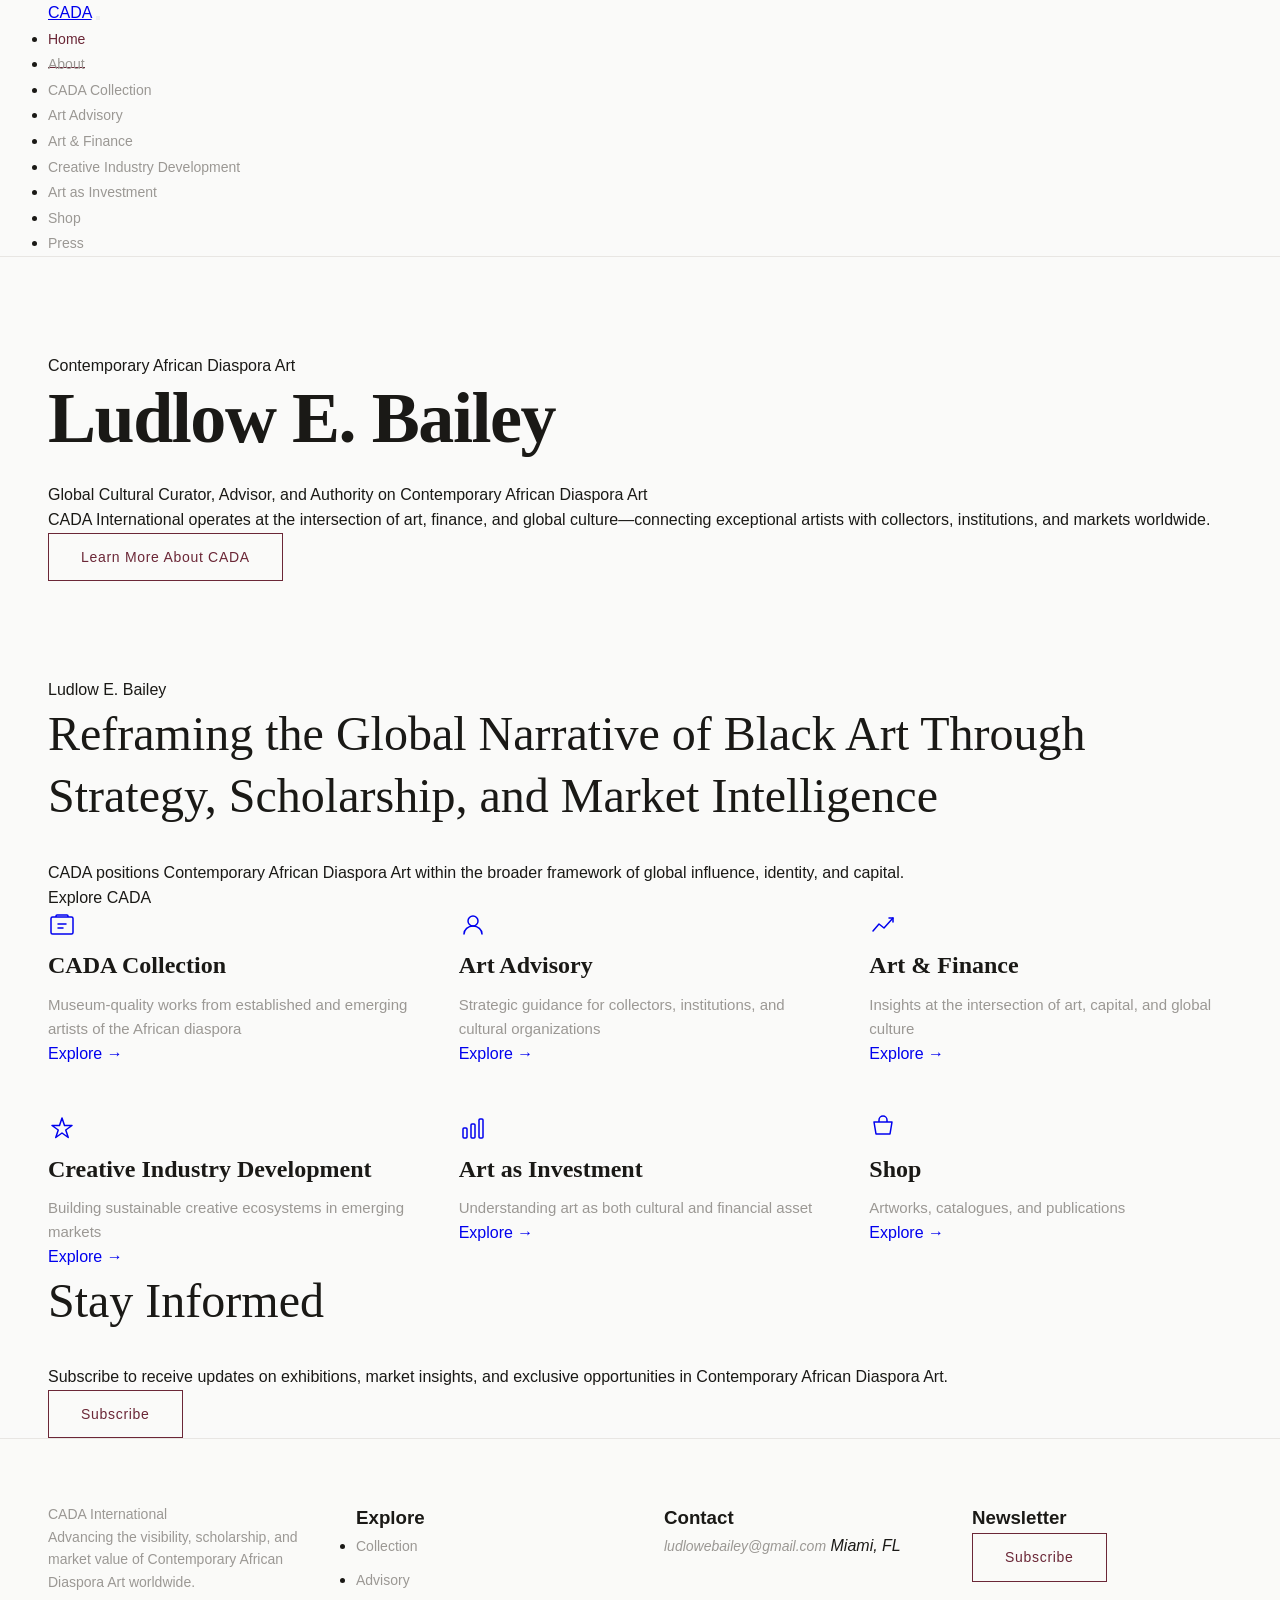
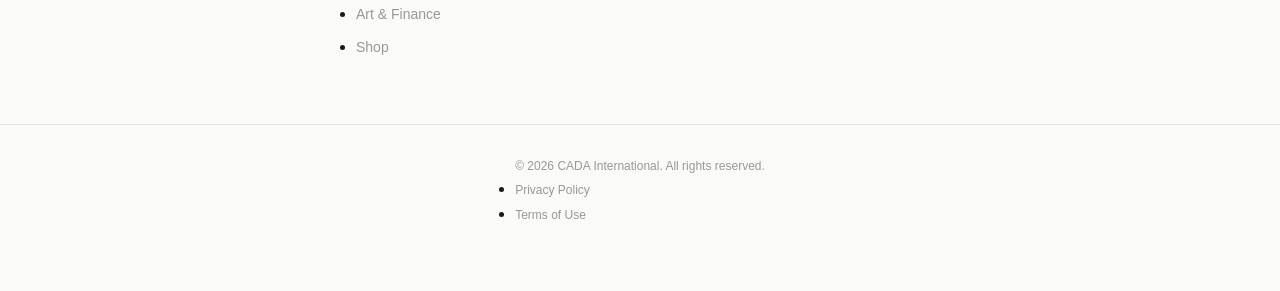
<file: index.html>
<!DOCTYPE html>
<html lang="en">
<head>
  <meta charset="UTF-8" />
  <meta name="viewport" content="width=device-width, initial-scale=1.0" />
  <title>CADA International — Contemporary African Diaspora Art</title>
  <link rel="stylesheet" href="styles.css" />
</head>
<body>

  <!-- ===================== HEADER / NAV ===================== -->
  <header class="site-header" role="banner">
    <div class="container header-inner">
      <a href="/" class="brand" aria-label="CADA International Home">CADA</a>

      <button class="nav-toggle" aria-label="Open navigation menu" aria-expanded="false" aria-controls="primary-nav">
        <span class="burger-line"></span>
        <span class="burger-line"></span>
        <span class="burger-line"></span>
      </button>

      <nav id="primary-nav" class="primary-nav" aria-label="Primary navigation">
      <ul role="list">
        <li><a href="index.html" class="nav-link active">Home</a></li>
        <li><a href="about.html" class="nav-link">About</a></li>
        <li><a href="collection.html" class="nav-link">CADA Collection</a></li>
        <li><a href="advisory.html" class="nav-link">Art Advisory</a></li>
        <li><a href="art-finance.html" class="nav-link">Art &amp; Finance</a></li>
        <li><a href="creative-industry.html" class="nav-link">Creative Industry Development</a></li>
        <li><a href="art-investment.html" class="nav-link">Art as Investment</a></li>
        <li><a href="shop.html" class="nav-link">Shop</a></li>
        <li><a href="press.html" class="nav-link">Press</a></li>
      </ul>
    </nav>
    </div>
  </header>

  <main id="main-content">

    <!-- ===================== HERO ===================== -->
    <section class="hero" aria-labelledby="hero-heading">
      <div class="hero-grain"></div>
      <div class="container hero-inner">
        <div class="hero-content">
          <p class="hero-eyebrow">Contemporary African Diaspora Art</p>
          <h1 id="hero-heading" class="hero-title">Ludlow E. Bailey</h1>
          <p class="hero-subtitle">Global Cultural Curator, Advisor, and Authority on Contemporary African Diaspora Art</p>
          <p class="hero-body">
            CADA International operates at the intersection of art, finance, and global culture—connecting exceptional artists with collectors, institutions, and markets worldwide.
          </p>
          <a href="about.html" class="btn btn-primary">Learn More About CADA</a>
        </div>
        <div class="hero-ornament" aria-hidden="true">
          <div class="ornament-ring ornament-ring--lg"></div>
          <div class="ornament-ring ornament-ring--md"></div>
          <div class="ornament-ring ornament-ring--sm"></div>
        </div>
      </div>
    </section>

    <!-- ===================== REFRAMING SECTION ===================== -->
    <section class="reframing" aria-labelledby="reframing-heading">
      <div class="container reframing-inner">
        <div class="reframing-accent" aria-hidden="true"></div>
        <div class="reframing-content">
          <p class="reframing-name">Ludlow E. Bailey</p>
          <h2 id="reframing-heading" class="reframing-title">
            Reframing the Global Narrative of Black Art Through Strategy, Scholarship, and Market Intelligence
          </h2>
          <p class="reframing-body">
            CADA positions Contemporary African Diaspora Art within the broader framework of global influence, identity, and capital.
          </p>
        </div>
      </div>
    </section>

    <!-- ===================== EXPLORE CADA ===================== -->
    <section class="explore" aria-labelledby="explore-heading">
      <div class="container">
        <div class="section-header">
          <p class="section-eyebrow" id="explore-heading">Explore CADA</p>
          <div class="section-divider" aria-hidden="true"></div>
        </div>

        <div class="cards-grid" role="list">

          <a href="/collection" class="card" role="listitem">
            <div class="card-inner">
              <div class="card-icon" aria-hidden="true">
                <svg width="28" height="28" viewBox="0 0 28 28" fill="none" xmlns="http://www.w3.org/2000/svg">
                  <rect x="3" y="6" width="22" height="17" rx="1.5" stroke="currentColor" stroke-width="1.5"/>
                  <path d="M8 6V5a1 1 0 0 1 1-1h10a1 1 0 0 1 1 1v1" stroke="currentColor" stroke-width="1.5"/>
                  <path d="M10 13h8M10 17h5" stroke="currentColor" stroke-width="1.5" stroke-linecap="round"/>
                </svg>
              </div>
              <h3 class="card-title">CADA Collection</h3>
              <p class="card-subtitle">Museum-quality works from established and emerging artists of the African diaspora</p>
              <span class="card-cta" aria-hidden="true">Explore →</span>
            </div>
          </a>

          <a href="/advisory" class="card" role="listitem">
            <div class="card-inner">
              <div class="card-icon" aria-hidden="true">
                <svg width="28" height="28" viewBox="0 0 28 28" fill="none" xmlns="http://www.w3.org/2000/svg">
                  <circle cx="14" cy="10" r="5" stroke="currentColor" stroke-width="1.5"/>
                  <path d="M5 23c0-4.418 4.03-8 9-8s9 3.582 9 8" stroke="currentColor" stroke-width="1.5" stroke-linecap="round"/>
                </svg>
              </div>
              <h3 class="card-title">Art Advisory</h3>
              <p class="card-subtitle">Strategic guidance for collectors, institutions, and cultural organizations</p>
              <span class="card-cta" aria-hidden="true">Explore →</span>
            </div>
          </a>

          <a href="/art-finance" class="card" role="listitem">
            <div class="card-inner">
              <div class="card-icon" aria-hidden="true">
                <svg width="28" height="28" viewBox="0 0 28 28" fill="none" xmlns="http://www.w3.org/2000/svg">
                  <polyline points="4,20 10,13 15,17 24,7" stroke="currentColor" stroke-width="1.5" stroke-linecap="round" stroke-linejoin="round"/>
                  <path d="M20 7h4v4" stroke="currentColor" stroke-width="1.5" stroke-linecap="round" stroke-linejoin="round"/>
                </svg>
              </div>
              <h3 class="card-title">Art &amp; Finance</h3>
              <p class="card-subtitle">Insights at the intersection of art, capital, and global culture</p>
              <span class="card-cta" aria-hidden="true">Explore →</span>
            </div>
          </a>

          <a href="/creative-industry" class="card" role="listitem">
            <div class="card-inner">
              <div class="card-icon" aria-hidden="true">
                <svg width="28" height="28" viewBox="0 0 28 28" fill="none" xmlns="http://www.w3.org/2000/svg">
                  <path d="M14 4l2.5 7.5H24l-6.25 4.5 2.5 7.5L14 19l-6.25 4.5 2.5-7.5L4 11.5h7.5L14 4z" stroke="currentColor" stroke-width="1.5" stroke-linejoin="round"/>
                </svg>
              </div>
              <h3 class="card-title">Creative Industry Development</h3>
              <p class="card-subtitle">Building sustainable creative ecosystems in emerging markets</p>
              <span class="card-cta" aria-hidden="true">Explore →</span>
            </div>
          </a>

          <a href="/art-investment" class="card" role="listitem">
            <div class="card-inner">
              <div class="card-icon" aria-hidden="true">
                <svg width="28" height="28" viewBox="0 0 28 28" fill="none" xmlns="http://www.w3.org/2000/svg">
                  <rect x="4" y="14" width="4" height="10" rx="1" stroke="currentColor" stroke-width="1.5"/>
                  <rect x="12" y="10" width="4" height="14" rx="1" stroke="currentColor" stroke-width="1.5"/>
                  <rect x="20" y="5" width="4" height="19" rx="1" stroke="currentColor" stroke-width="1.5"/>
                </svg>
              </div>
              <h3 class="card-title">Art as Investment</h3>
              <p class="card-subtitle">Understanding art as both cultural and financial asset</p>
              <span class="card-cta" aria-hidden="true">Explore →</span>
            </div>
          </a>

          <a href="/shop" class="card" role="listitem">
            <div class="card-inner">
              <div class="card-icon" aria-hidden="true">
                <svg width="28" height="28" viewBox="0 0 28 28" fill="none" xmlns="http://www.w3.org/2000/svg">
                  <path d="M5 8h18l-2 12H7L5 8z" stroke="currentColor" stroke-width="1.5" stroke-linejoin="round"/>
                  <path d="M10 8V6a4 4 0 0 1 8 0v2" stroke="currentColor" stroke-width="1.5"/>
                </svg>
              </div>
              <h3 class="card-title">Shop</h3>
              <p class="card-subtitle">Artworks, catalogues, and publications</p>
              <span class="card-cta" aria-hidden="true">Explore →</span>
            </div>
          </a>

        </div>
      </div>
    </section>

    <!-- ===================== STAY INFORMED ===================== -->
    <section class="newsletter-section" aria-labelledby="newsletter-heading">
      <div class="container newsletter-inner">
        <div class="newsletter-text">
          <h2 id="newsletter-heading" class="newsletter-title">Stay Informed</h2>
          <p class="newsletter-body">
            Subscribe to receive updates on exhibitions, market insights, and exclusive opportunities in Contemporary African Diaspora Art.
          </p>
        </div>
        <form class="newsletter-form" action="#" method="post" aria-label="Newsletter sign-up">
          <div class="form-row">
            <a
  class="btn btn-primary"
  href="https://forms.gle/CZX5UTXae69ugMkg8"
  target="_blank"
  rel="noopener noreferrer">Subscribe</a>
          </div>
        </form>
      </div>
    </section>

  </main>

  <!-- ===================== FOOTER ===================== -->
  <footer class="site-footer" role="contentinfo">
    <div class="container footer-grid">

      <div class="footer-col footer-col--brand">
        <p class="footer-brand">CADA International</p>
        <p class="footer-mission">
          Advancing the visibility, scholarship, and market value of Contemporary African Diaspora Art worldwide.
        </p>
      </div>

      <div class="footer-col">
        <h3 class="footer-heading">Explore</h3>
        <nav aria-label="Footer explore navigation">
          <ul class="footer-links" role="list">
            <li><a href="/collection">Collection</a></li>
            <li><a href="/advisory">Advisory</a></li>
            <li><a href="/art-finance">Art &amp; Finance</a></li>
            <li><a href="/shop">Shop</a></li>
          </ul>
        </nav>
      </div>

      <div class="footer-col">
        <h3 class="footer-heading">Contact</h3>
        <address class="footer-contact">
          <a href="mailto:info@cada.us">ludlowebailey@gmail.com</a>
          <span>Miami, FL</span>
        </address>
      </div>

      <div class="footer-col">
        <h3 class="footer-heading">Newsletter</h3>
        <form class="footer-form" action="#" method="post" aria-label="Footer newsletter sign-up">
          <a
  class="btn btn-primary"
  href="https://forms.gle/CZX5UTXae69ugMkg8"
  target="_blank"
  rel="noopener noreferrer"">Subscribe</a>
        </form>
      </div>

    </div>

    <div class="footer-bottom">
      <div class="container footer-bottom-inner">
        <p class="footer-copy">© 2026 CADA International. All rights reserved.</p>
        <nav aria-label="Legal navigation">
          <ul class="footer-legal" role="list">
            <li><a href="/privacy">Privacy Policy</a></li>
            <li><a href="/terms">Terms of Use</a></li>
          </ul>
        </nav>
      </div>
    </div>
  </footer>

  <script>
    // Mobile nav toggle
    const toggle = document.querySelector('.nav-toggle');
    const nav = document.querySelector('.primary-nav');
    toggle.addEventListener('click', () => {
      const expanded = toggle.getAttribute('aria-expanded') === 'true';
      toggle.setAttribute('aria-expanded', String(!expanded));
      nav.classList.toggle('is-open');
    });
    // Close nav on link click (mobile)
    nav.querySelectorAll('.nav-link').forEach(link => {
      link.addEventListener('click', () => {
        nav.classList.remove('is-open');
        toggle.setAttribute('aria-expanded', 'false');
      });
    });
  </script>

</body>
</html>
</file>
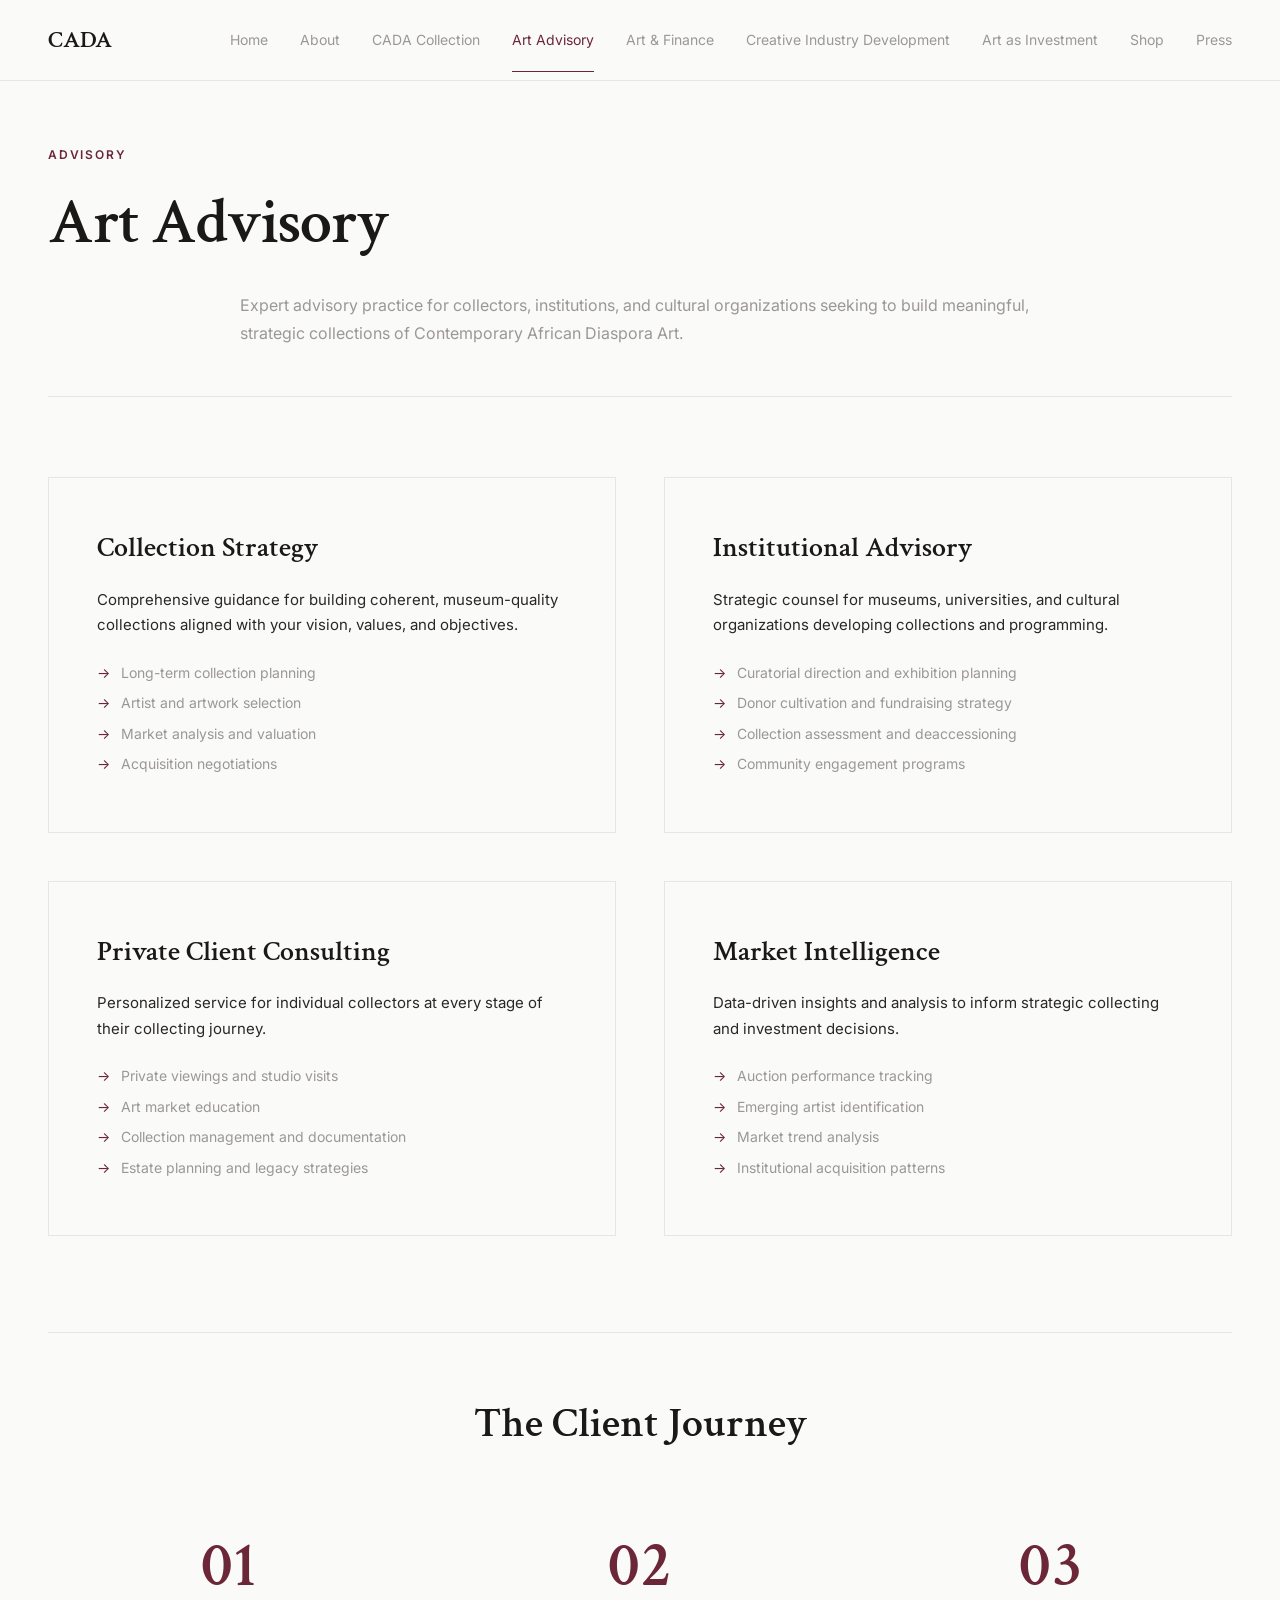
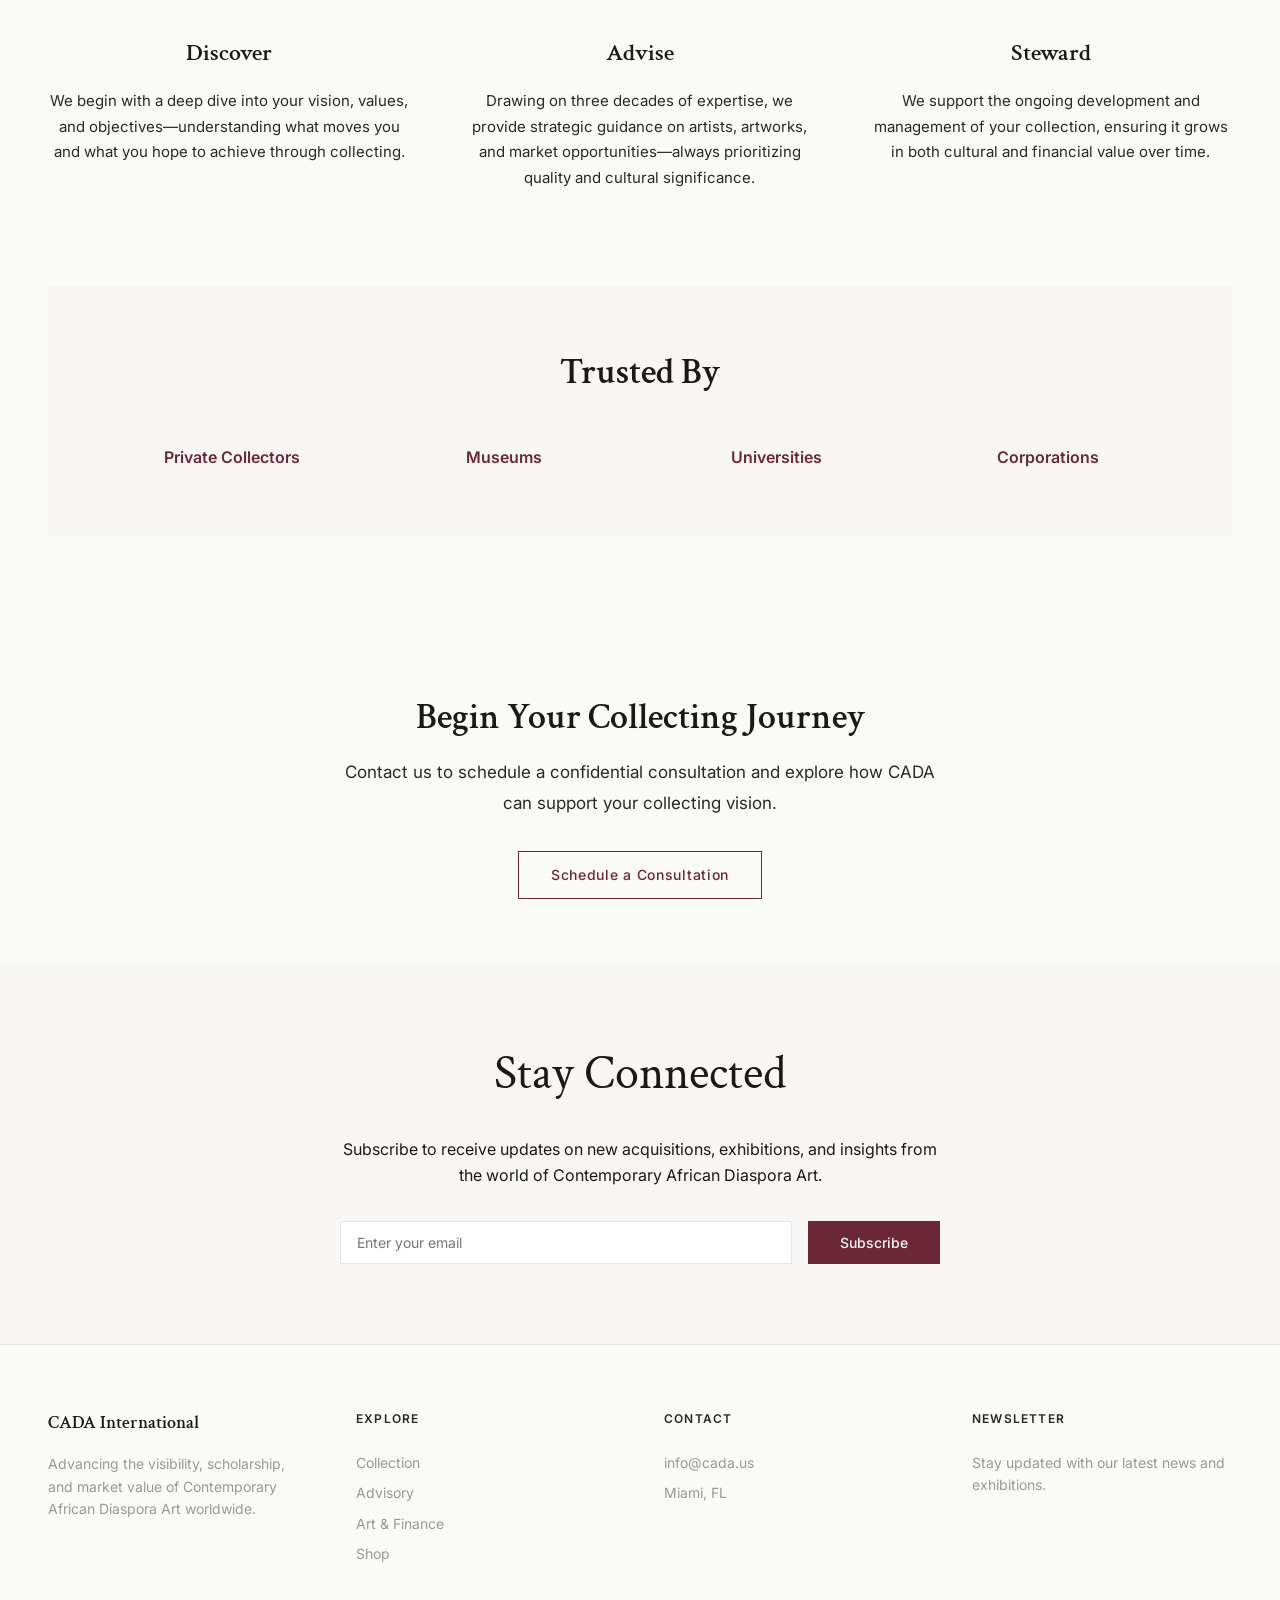
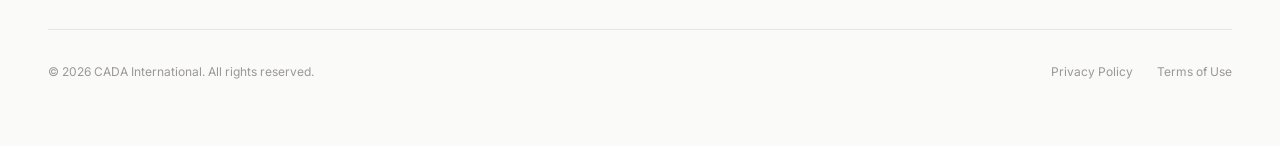
<file: advisory.html>
<!DOCTYPE html>
<html lang="en">
<head>
    <meta charset="UTF-8">
    <meta name="viewport" content="width=device-width, initial-scale=1.0">
    <title>Art Advisory | CADA International</title>
    <link rel="preconnect" href="https://fonts.googleapis.com">
    <link rel="preconnect" href="https://fonts.gstatic.com" crossorigin>
    <link href="https://fonts.googleapis.com/css2?family=Crimson+Text:ital,wght@0,400;0,600;1,400&family=Inter:wght@400;500;600&display=swap" rel="stylesheet">
    <link rel="stylesheet" href="styles.css">
</head>
<body>
    <header>
        <div class="header-content">
            <a href="index.html" class="logo">CADA</a>
            <nav>
                <a href="index.html">Home</a>
                <a href="about.html">About</a>
                <a href="collection.html">CADA Collection</a>
                <a href="advisory.html" class="active">Art Advisory</a>
                <a href="art-finance.html">Art & Finance</a>
                <a href="creative-industry.html">Creative Industry Development</a>
                <a href="art-investment.html">Art as Investment</a>
                <a href="shop.html">Shop</a>
                <a href="press.html">Press</a>
            </nav>
        </div>
    </header>

    <div class="container">
        <div class="page-header">
            <p class="eyebrow">Advisory</p>
            <h1>Art Advisory</h1>
            <p class="description" style="max-width: 800px; margin: 2rem auto 0;">Expert advisory practice for collectors, institutions, and cultural organizations seeking to build meaningful, strategic collections of Contemporary African Diaspora Art.</p>
        </div>

        <div class="service-grid" style="margin-bottom: 6rem;">
            <div class="service-card">
                <h3>Collection Strategy</h3>
                <p>Comprehensive guidance for building coherent, museum-quality collections aligned with your vision, values, and objectives.</p>
                <ul>
                    <li>Long-term collection planning</li>
                    <li>Artist and artwork selection</li>
                    <li>Market analysis and valuation</li>
                    <li>Acquisition negotiations</li>
                </ul>
            </div>

            <div class="service-card">
                <h3>Institutional Advisory</h3>
                <p>Strategic counsel for museums, universities, and cultural organizations developing collections and programming.</p>
                <ul>
                    <li>Curatorial direction and exhibition planning</li>
                    <li>Donor cultivation and fundraising strategy</li>
                    <li>Collection assessment and deaccessioning</li>
                    <li>Community engagement programs</li>
                </ul>
            </div>

            <div class="service-card">
                <h3>Private Client Consulting</h3>
                <p>Personalized service for individual collectors at every stage of their collecting journey.</p>
                <ul>
                    <li>Private viewings and studio visits</li>
                    <li>Art market education</li>
                    <li>Collection management and documentation</li>
                    <li>Estate planning and legacy strategies</li>
                </ul>
            </div>

            <div class="service-card">
                <h3>Market Intelligence</h3>
                <p>Data-driven insights and analysis to inform strategic collecting and investment decisions.</p>
                <ul>
                    <li>Auction performance tracking</li>
                    <li>Emerging artist identification</li>
                    <li>Market trend analysis</li>
                    <li>Institutional acquisition patterns</li>
                </ul>
            </div>
        </div>

        <div style="border-top: 1px solid var(--light-gray); padding-top: 4rem; margin-bottom: 6rem;">
            <h2 style="font-family: 'Crimson Text', serif; font-size: 42px; font-weight: 600; color: var(--near-black); text-align: center; margin-bottom: 4rem;">The Client Journey</h2>
            
            <div style="display: grid; grid-template-columns: repeat(3, 1fr); gap: 3rem;">
                <div style="text-align: center;">
                    <div style="font-family: 'Crimson Text', serif; font-size: 64px; font-weight: 600; color: var(--deep-burgundy); margin-bottom: 1rem;">01</div>
                    <h3 style="font-family: 'Crimson Text', serif; font-size: 24px; font-weight: 600; color: var(--near-black); margin-bottom: 1rem;">Discover</h3>
                    <p style="font-family: 'Inter', sans-serif; font-size: 15px; line-height: 1.7; color: var(--charcoal);">We begin with a deep dive into your vision, values, and objectives—understanding what moves you and what you hope to achieve through collecting.</p>
                </div>
                <div style="text-align: center;">
                    <div style="font-family: 'Crimson Text', serif; font-size: 64px; font-weight: 600; color: var(--deep-burgundy); margin-bottom: 1rem;">02</div>
                    <h3 style="font-family: 'Crimson Text', serif; font-size: 24px; font-weight: 600; color: var(--near-black); margin-bottom: 1rem;">Advise</h3>
                    <p style="font-family: 'Inter', sans-serif; font-size: 15px; line-height: 1.7; color: var(--charcoal);">Drawing on three decades of expertise, we provide strategic guidance on artists, artworks, and market opportunities—always prioritizing quality and cultural significance.</p>
                </div>
                <div style="text-align: center;">
                    <div style="font-family: 'Crimson Text', serif; font-size: 64px; font-weight: 600; color: var(--deep-burgundy); margin-bottom: 1rem;">03</div>
                    <h3 style="font-family: 'Crimson Text', serif; font-size: 24px; font-weight: 600; color: var(--near-black); margin-bottom: 1rem;">Steward</h3>
                    <p style="font-family: 'Inter', sans-serif; font-size: 15px; line-height: 1.7; color: var(--charcoal);">We support the ongoing development and management of your collection, ensuring it grows in both cultural and financial value over time.</p>
                </div>
            </div>
        </div>

        <div style="background-color: var(--warm-white); padding: 4rem; margin-bottom: 6rem;">
            <h2 style="font-family: 'Crimson Text', serif; font-size: 36px; font-weight: 600; color: var(--near-black); text-align: center; margin-bottom: 3rem;">Trusted By</h2>
            <div style="display: grid; grid-template-columns: repeat(4, 1fr); gap: 2rem; text-align: center;">
                <div>
                    <p style="font-family: 'Inter', sans-serif; font-size: 16px; font-weight: 600; color: var(--deep-burgundy);">Private Collectors</p>
                </div>
                <div>
                    <p style="font-family: 'Inter', sans-serif; font-size: 16px; font-weight: 600; color: var(--deep-burgundy);">Museums</p>
                </div>
                <div>
                    <p style="font-family: 'Inter', sans-serif; font-size: 16px; font-weight: 600; color: var(--deep-burgundy);">Universities</p>
                </div>
                <div>
                    <p style="font-family: 'Inter', sans-serif; font-size: 16px; font-weight: 600; color: var(--deep-burgundy);">Corporations</p>
                </div>
            </div>
        </div>

        <div style="text-align: center; padding: 4rem 0;">
            <h2 style="font-family: 'Crimson Text', serif; font-size: 36px; font-weight: 600; color: var(--near-black); margin-bottom: 1rem;">Begin Your Collecting Journey</h2>
            <p style="font-family: 'Inter', sans-serif; font-size: 17px; line-height: 1.8; color: var(--charcoal); margin-bottom: 2rem; max-width: 600px; margin-left: auto; margin-right: auto;">
                Contact us to schedule a confidential consultation and explore how CADA can support your collecting vision.
            </p>
            <a href="mailto:info@cada.us" class="btn-primary">Schedule a Consultation</a>
        </div>
    </div>

    <section class="email-capture">
        <div class="container">
            <div class="email-content">
                <h2>Stay Connected</h2>
                <p>Subscribe to receive updates on new acquisitions, exhibitions, and insights from the world of Contemporary African Diaspora Art.</p>
                <form class="email-form" onsubmit="event.preventDefault(); alert('Thank you for subscribing!');">
                    <input type="email" placeholder="Enter your email" required>
                    <button type="submit">Subscribe</button>
                </form>
            </div>
        </div>
    </section>

    <footer>
        <div class="container">
            <div class="footer-grid">
                <div>
                    <h4>CADA International</h4>
                    <p>Advancing the visibility, scholarship, and market value of Contemporary African Diaspora Art worldwide.</p>
                </div>
                <div class="footer-links">
                    <h4>Explore</h4>
                    <a href="collection.html">Collection</a>
                    <a href="advisory.html">Advisory</a>
                    <a href="art-finance.html">Art & Finance</a>
                    <a href="shop.html">Shop</a>
                </div>
                <div class="footer-links">
                    <h4>Contact</h4>
                    <p>info@cada.us</p>
                    <p>Miami, FL</p>
                </div>
                <div class="footer-links">
                    <h4>Newsletter</h4>
                    <p>Stay updated with our latest news and exhibitions.</p>
                </div>
            </div>
            <div class="footer-bottom">
                <p>© 2026 CADA International. All rights reserved.</p>
                <div class="footer-bottom-links">
                    <a href="#">Privacy Policy</a>
                    <a href="#">Terms of Use</a>
                </div>
            </div>
        </div>
    </footer>
</body>
</html>
</file>
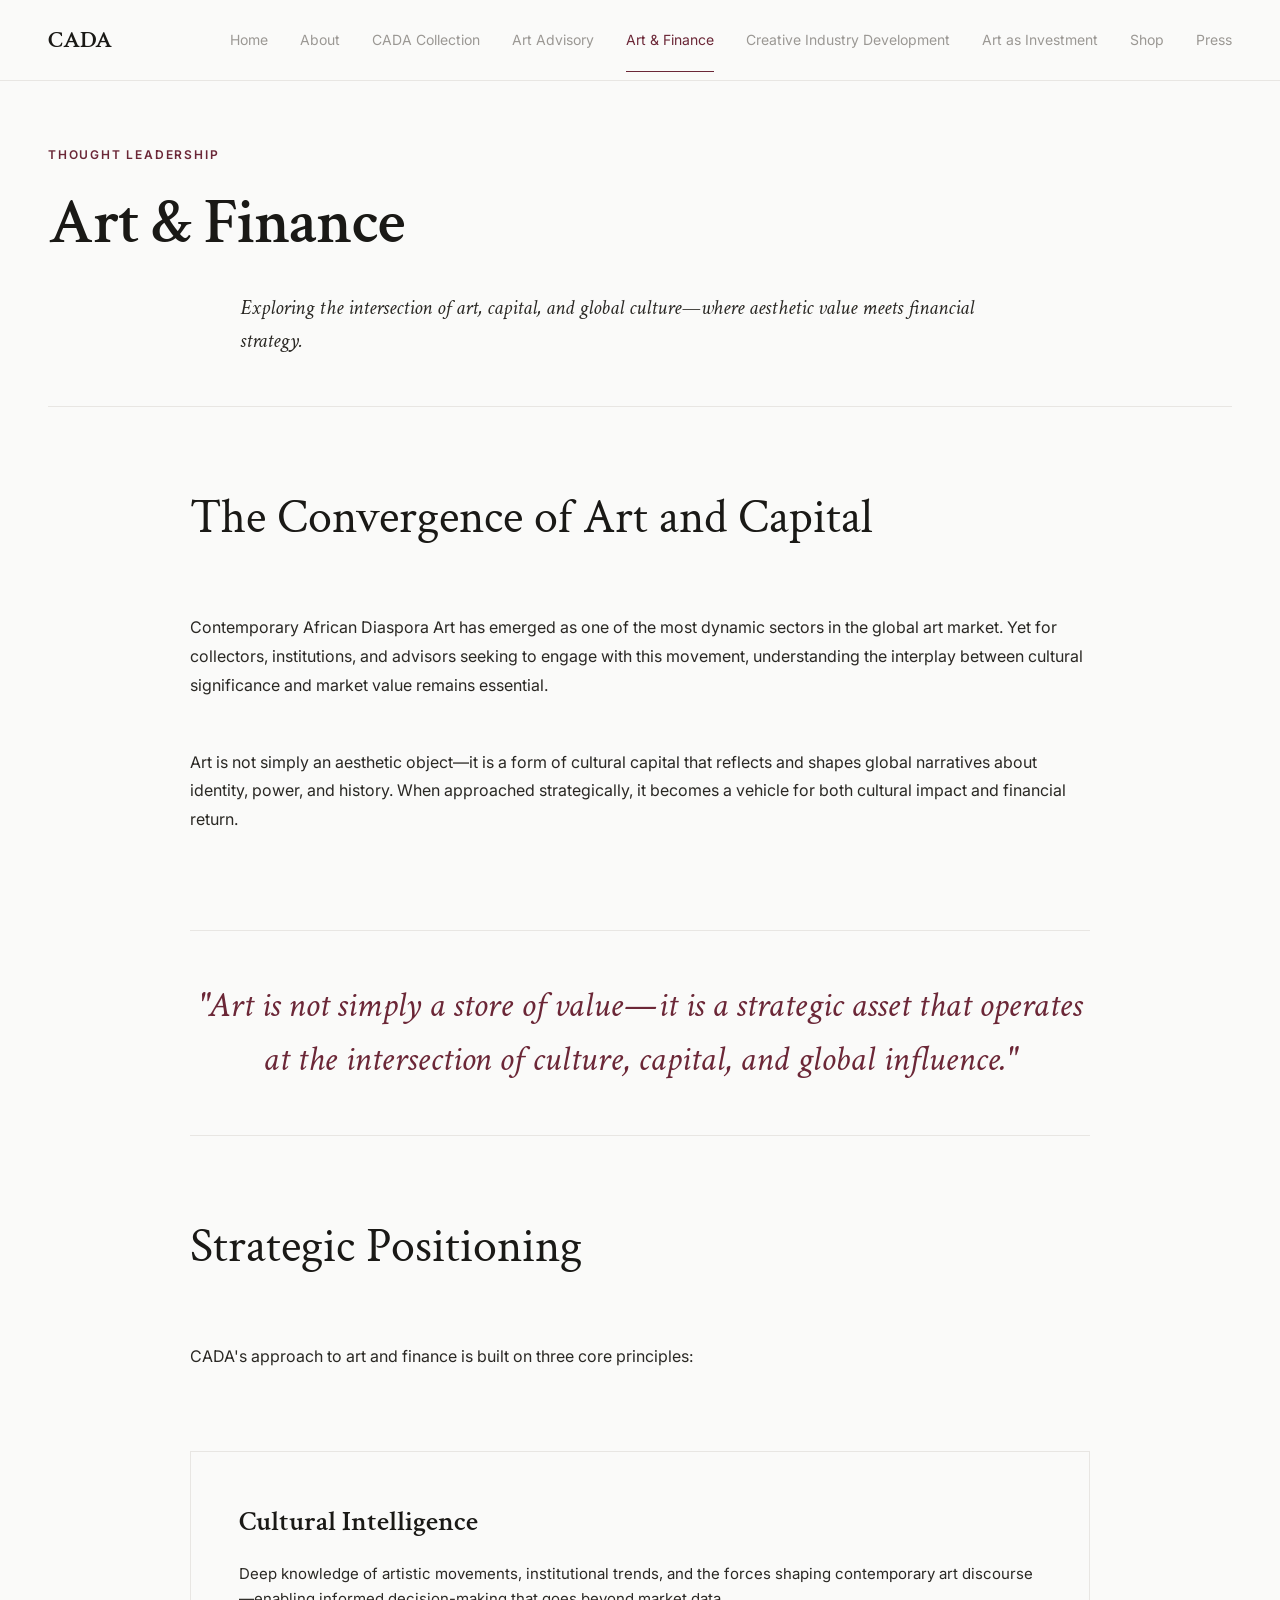
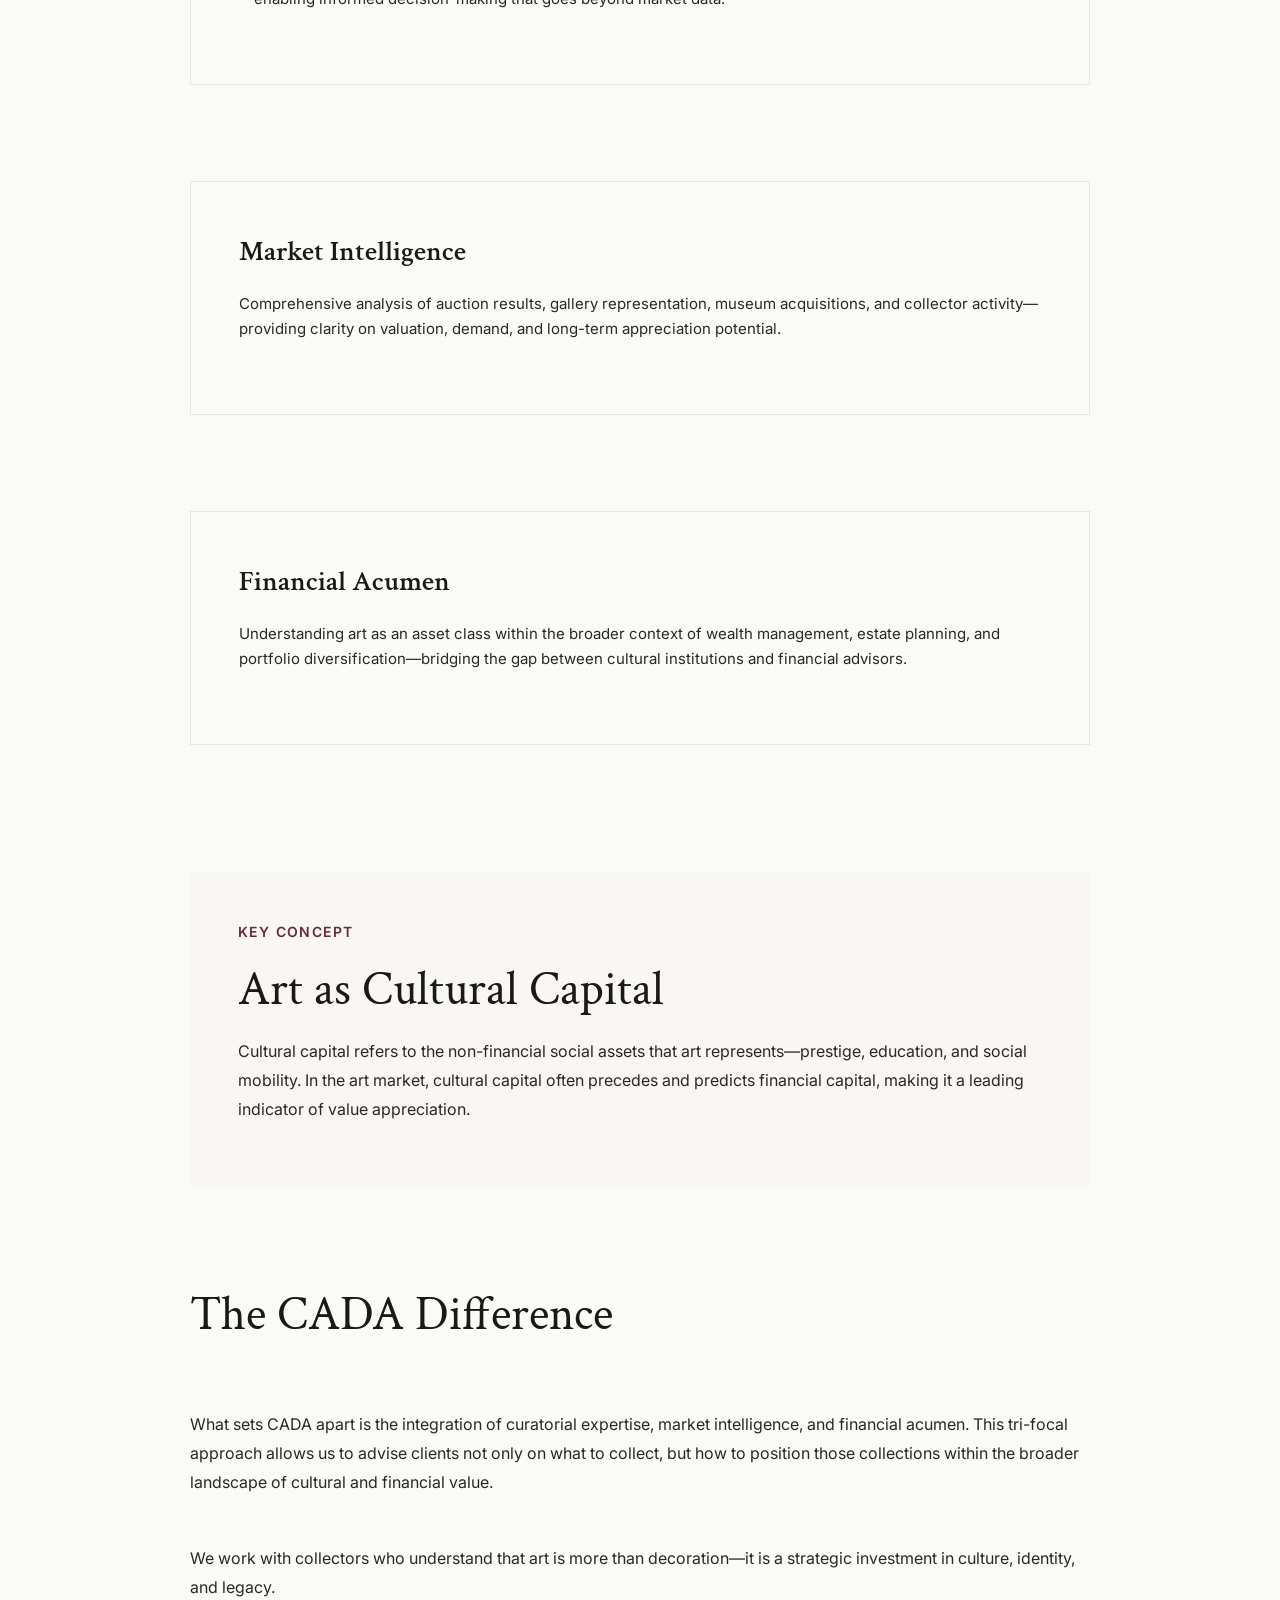
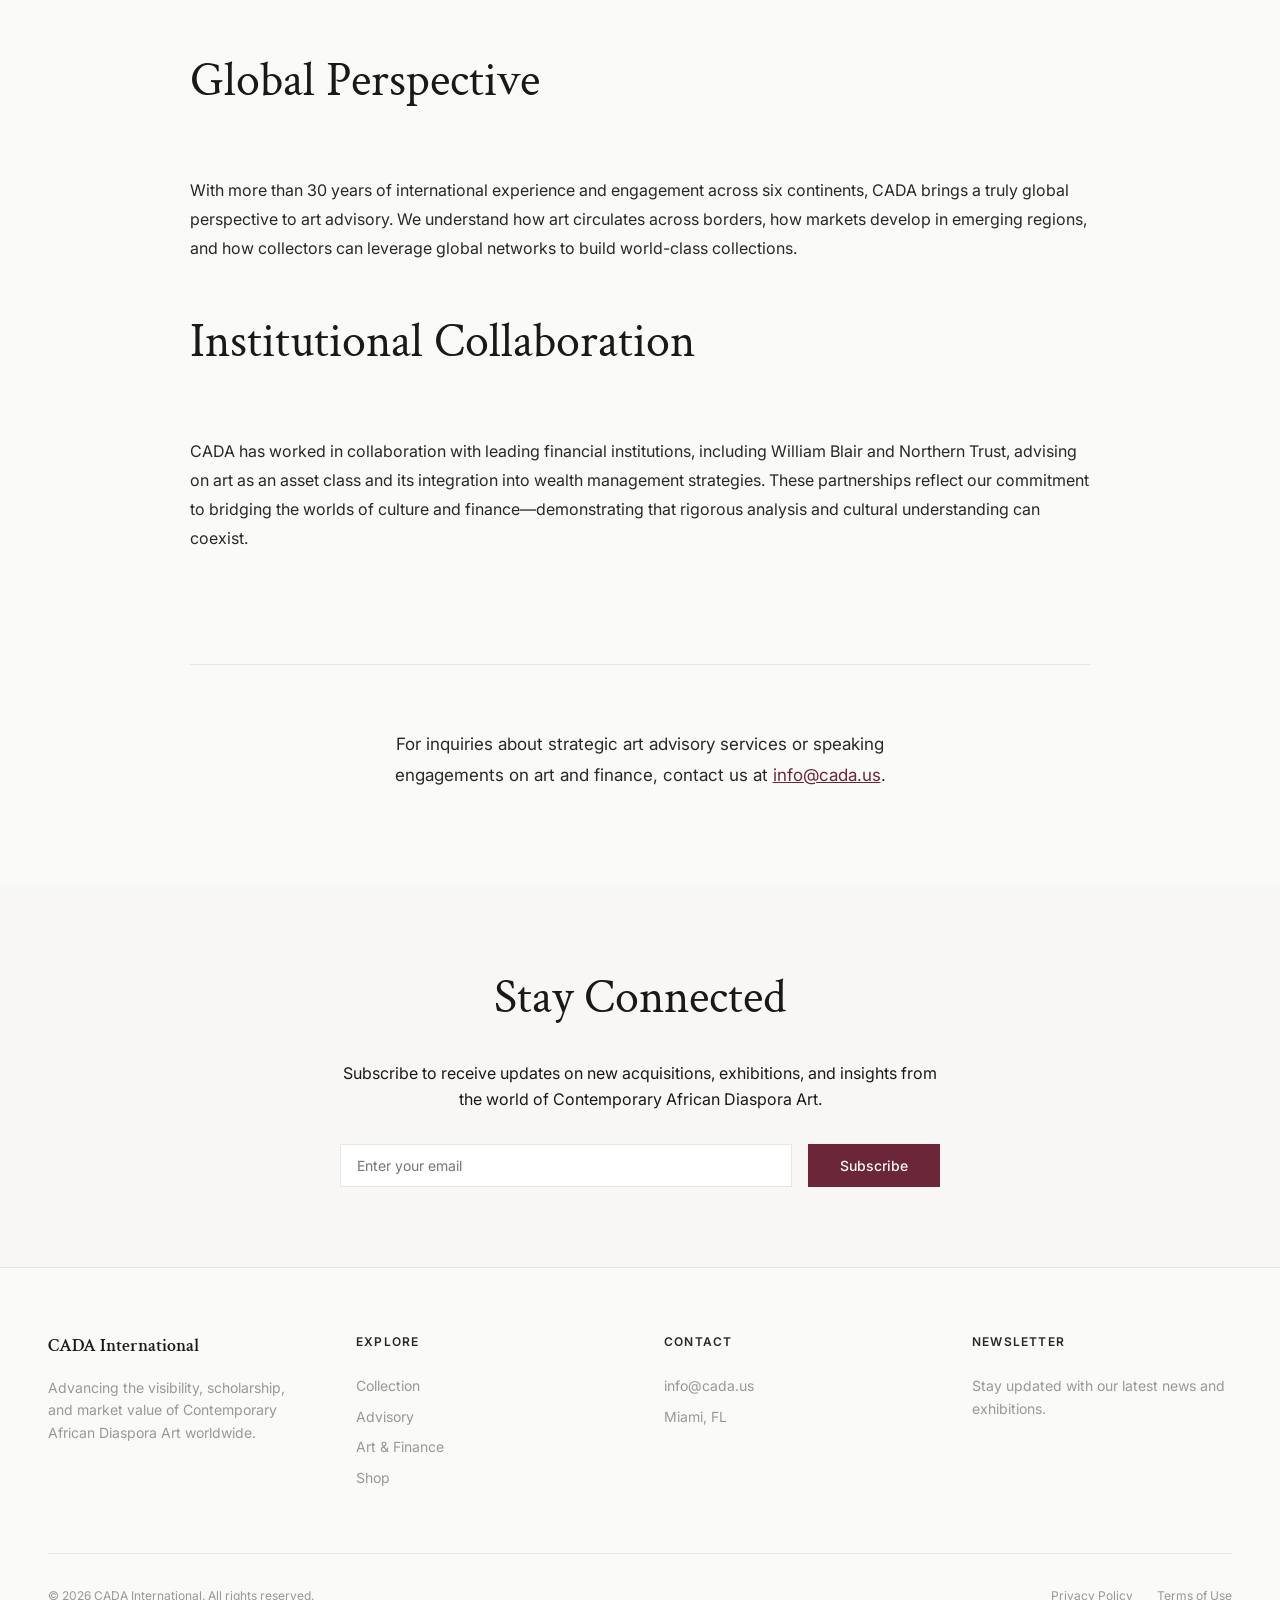
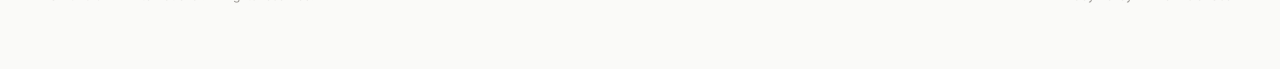
<file: art-finance.html>
<!DOCTYPE html>
<html lang="en">
<head>
    <meta charset="UTF-8">
    <meta name="viewport" content="width=device-width, initial-scale=1.0">
    <title>Art & Finance | CADA International</title>
    <link rel="preconnect" href="https://fonts.googleapis.com">
    <link rel="preconnect" href="https://fonts.gstatic.com" crossorigin>
    <link href="https://fonts.googleapis.com/css2?family=Crimson+Text:ital,wght@0,400;0,600;1,400&family=Inter:wght@400;500;600&display=swap" rel="stylesheet">
    <link rel="stylesheet" href="styles.css">
</head>
<body>
    <header>
        <div class="header-content">
            <a href="index.html" class="logo">CADA</a>
            <nav>
                <a href="index.html">Home</a>
                <a href="about.html">About</a>
                <a href="collection.html">CADA Collection</a>
                <a href="advisory.html">Art Advisory</a>
                <a href="art-finance.html" class="active">Art & Finance</a>
                <a href="creative-industry.html">Creative Industry Development</a>
                <a href="art-investment.html">Art as Investment</a>
                <a href="shop.html">Shop</a>
                <a href="press.html">Press</a>
            </nav>
        </div>
    </header>

    <div class="container">
        <div class="page-header">
            <p class="eyebrow">Thought Leadership</p>
            <h1>Art & Finance</h1>
            <p style="font-family: 'Crimson Text', serif; font-size: 21px; font-style: italic; line-height: 1.6; color: var(--charcoal); max-width: 800px; margin: 2rem auto 0;">
                Exploring the intersection of art, capital, and global culture—where aesthetic value meets financial strategy.
            </p>
        </div>

        <div class="content-area" style="max-width: 900px; margin: 0 auto;">
            <h2>The Convergence of Art and Capital</h2>
            <p>Contemporary African Diaspora Art has emerged as one of the most dynamic sectors in the global art market. Yet for collectors, institutions, and advisors seeking to engage with this movement, understanding the interplay between cultural significance and market value remains essential.</p>

            <p>Art is not simply an aesthetic object—it is a form of cultural capital that reflects and shapes global narratives about identity, power, and history. When approached strategically, it becomes a vehicle for both cultural impact and financial return.</p>

            <blockquote style="margin: 3rem 0;">
                "Art is not simply a store of value—it is a strategic asset that operates at the intersection of culture, capital, and global influence."
            </blockquote>

            <h2>Strategic Positioning</h2>
            <p>CADA's approach to art and finance is built on three core principles:</p>

            <div class="service-card" style="margin: 2rem 0;">
                <h3>Cultural Intelligence</h3>
                <p>Deep knowledge of artistic movements, institutional trends, and the forces shaping contemporary art discourse—enabling informed decision-making that goes beyond market data.</p>
            </div>

            <div class="service-card" style="margin: 2rem 0;">
                <h3>Market Intelligence</h3>
                <p>Comprehensive analysis of auction results, gallery representation, museum acquisitions, and collector activity—providing clarity on valuation, demand, and long-term appreciation potential.</p>
            </div>

            <div class="service-card" style="margin: 2rem 0;">
                <h3>Financial Acumen</h3>
                <p>Understanding art as an asset class within the broader context of wealth management, estate planning, and portfolio diversification—bridging the gap between cultural institutions and financial advisors.</p>
            </div>

            <div style="background-color: var(--warm-white); padding: 3rem; margin: 4rem 0;">
                <h3 style="font-family: 'Inter', sans-serif; font-size: 14px; font-weight: 600; letter-spacing: 0.1em; text-transform: uppercase; color: var(--deep-burgundy); margin-bottom: 1rem;">Key Concept</h3>
                <h2 style="margin-bottom: 1rem;">Art as Cultural Capital</h2>
                <p>Cultural capital refers to the non-financial social assets that art represents—prestige, education, and social mobility. In the art market, cultural capital often precedes and predicts financial capital, making it a leading indicator of value appreciation.</p>
            </div>

            <h2>The CADA Difference</h2>
            <p>What sets CADA apart is the integration of curatorial expertise, market intelligence, and financial acumen. This tri-focal approach allows us to advise clients not only on what to collect, but how to position those collections within the broader landscape of cultural and financial value.</p>

            <p>We work with collectors who understand that art is more than decoration—it is a strategic investment in culture, identity, and legacy.</p>

            <h2>Global Perspective</h2>
            <p>With more than 30 years of international experience and engagement across six continents, CADA brings a truly global perspective to art advisory. We understand how art circulates across borders, how markets develop in emerging regions, and how collectors can leverage global networks to build world-class collections.</p>

            <h2>Institutional Collaboration</h2>
            <p>CADA has worked in collaboration with leading financial institutions, including William Blair and Northern Trust, advising on art as an asset class and its integration into wealth management strategies. These partnerships reflect our commitment to bridging the worlds of culture and finance—demonstrating that rigorous analysis and cultural understanding can coexist.</p>

            <div style="text-align: center; padding: 4rem 0; border-top: 1px solid var(--light-gray); margin-top: 4rem;">
                <p style="font-family: 'Inter', sans-serif; font-size: 17px; line-height: 1.8; color: var(--charcoal); margin-bottom: 2rem; max-width: 600px; margin-left: auto; margin-right: auto;">
                    For inquiries about strategic art advisory services or speaking engagements on art and finance, contact us at <a href="mailto:info@cada.us" style="color: var(--deep-burgundy); text-decoration: underline;">info@cada.us</a>.
                </p>
            </div>
        </div>
    </div>

    <section class="email-capture">
        <div class="container">
            <div class="email-content">
                <h2>Stay Connected</h2>
                <p>Subscribe to receive updates on new acquisitions, exhibitions, and insights from the world of Contemporary African Diaspora Art.</p>
                <form class="email-form" onsubmit="event.preventDefault(); alert('Thank you for subscribing!');">
                    <input type="email" placeholder="Enter your email" required>
                    <button type="submit">Subscribe</button>
                </form>
            </div>
        </div>
    </section>

    <footer>
        <div class="container">
            <div class="footer-grid">
                <div>
                    <h4>CADA International</h4>
                    <p>Advancing the visibility, scholarship, and market value of Contemporary African Diaspora Art worldwide.</p>
                </div>
                <div class="footer-links">
                    <h4>Explore</h4>
                    <a href="collection.html">Collection</a>
                    <a href="advisory.html">Advisory</a>
                    <a href="art-finance.html">Art & Finance</a>
                    <a href="shop.html">Shop</a>
                </div>
                <div class="footer-links">
                    <h4>Contact</h4>
                    <p>info@cada.us</p>
                    <p>Miami, FL</p>
                </div>
                <div class="footer-links">
                    <h4>Newsletter</h4>
                    <p>Stay updated with our latest news and exhibitions.</p>
                </div>
            </div>
            <div class="footer-bottom">
                <p>© 2026 CADA International. All rights reserved.</p>
                <div class="footer-bottom-links">
                    <a href="#">Privacy Policy</a>
                    <a href="#">Terms of Use</a>
                </div>
            </div>
        </div>
    </footer>
</body>
</html>
</file>
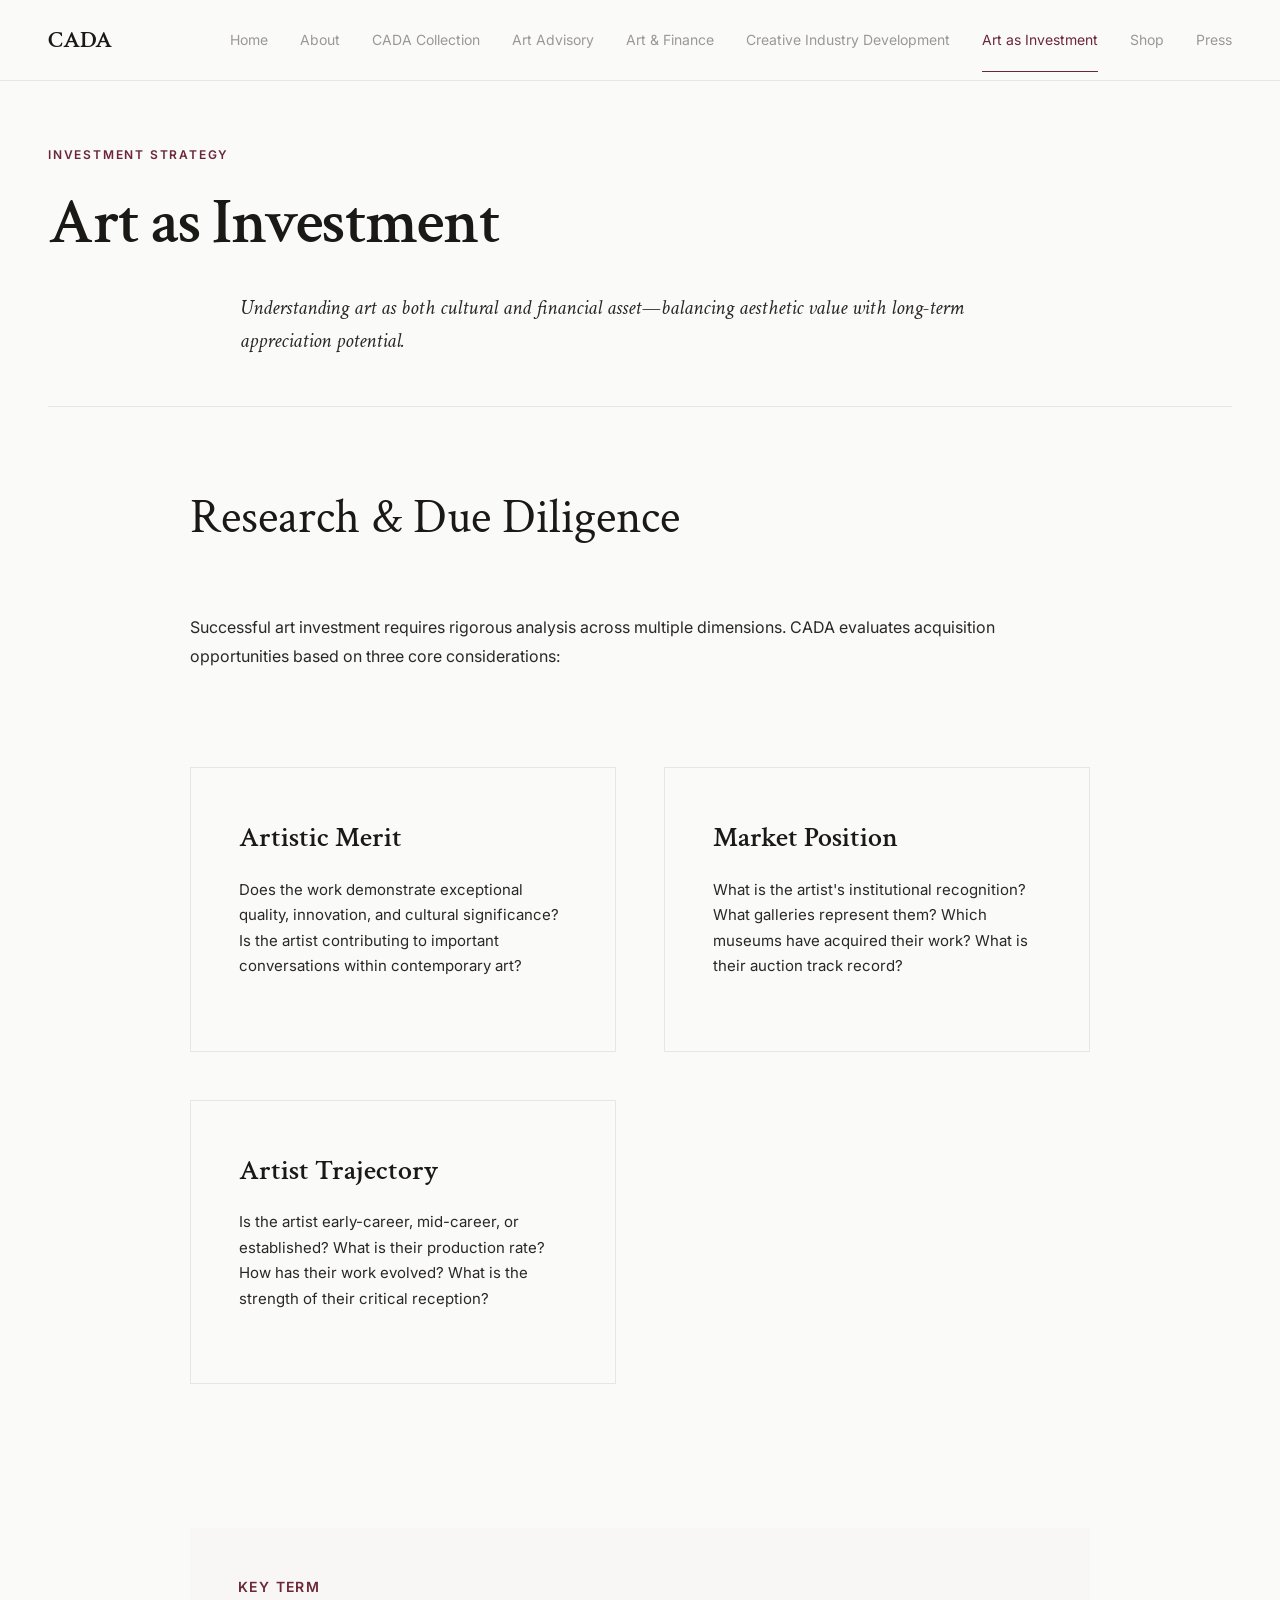
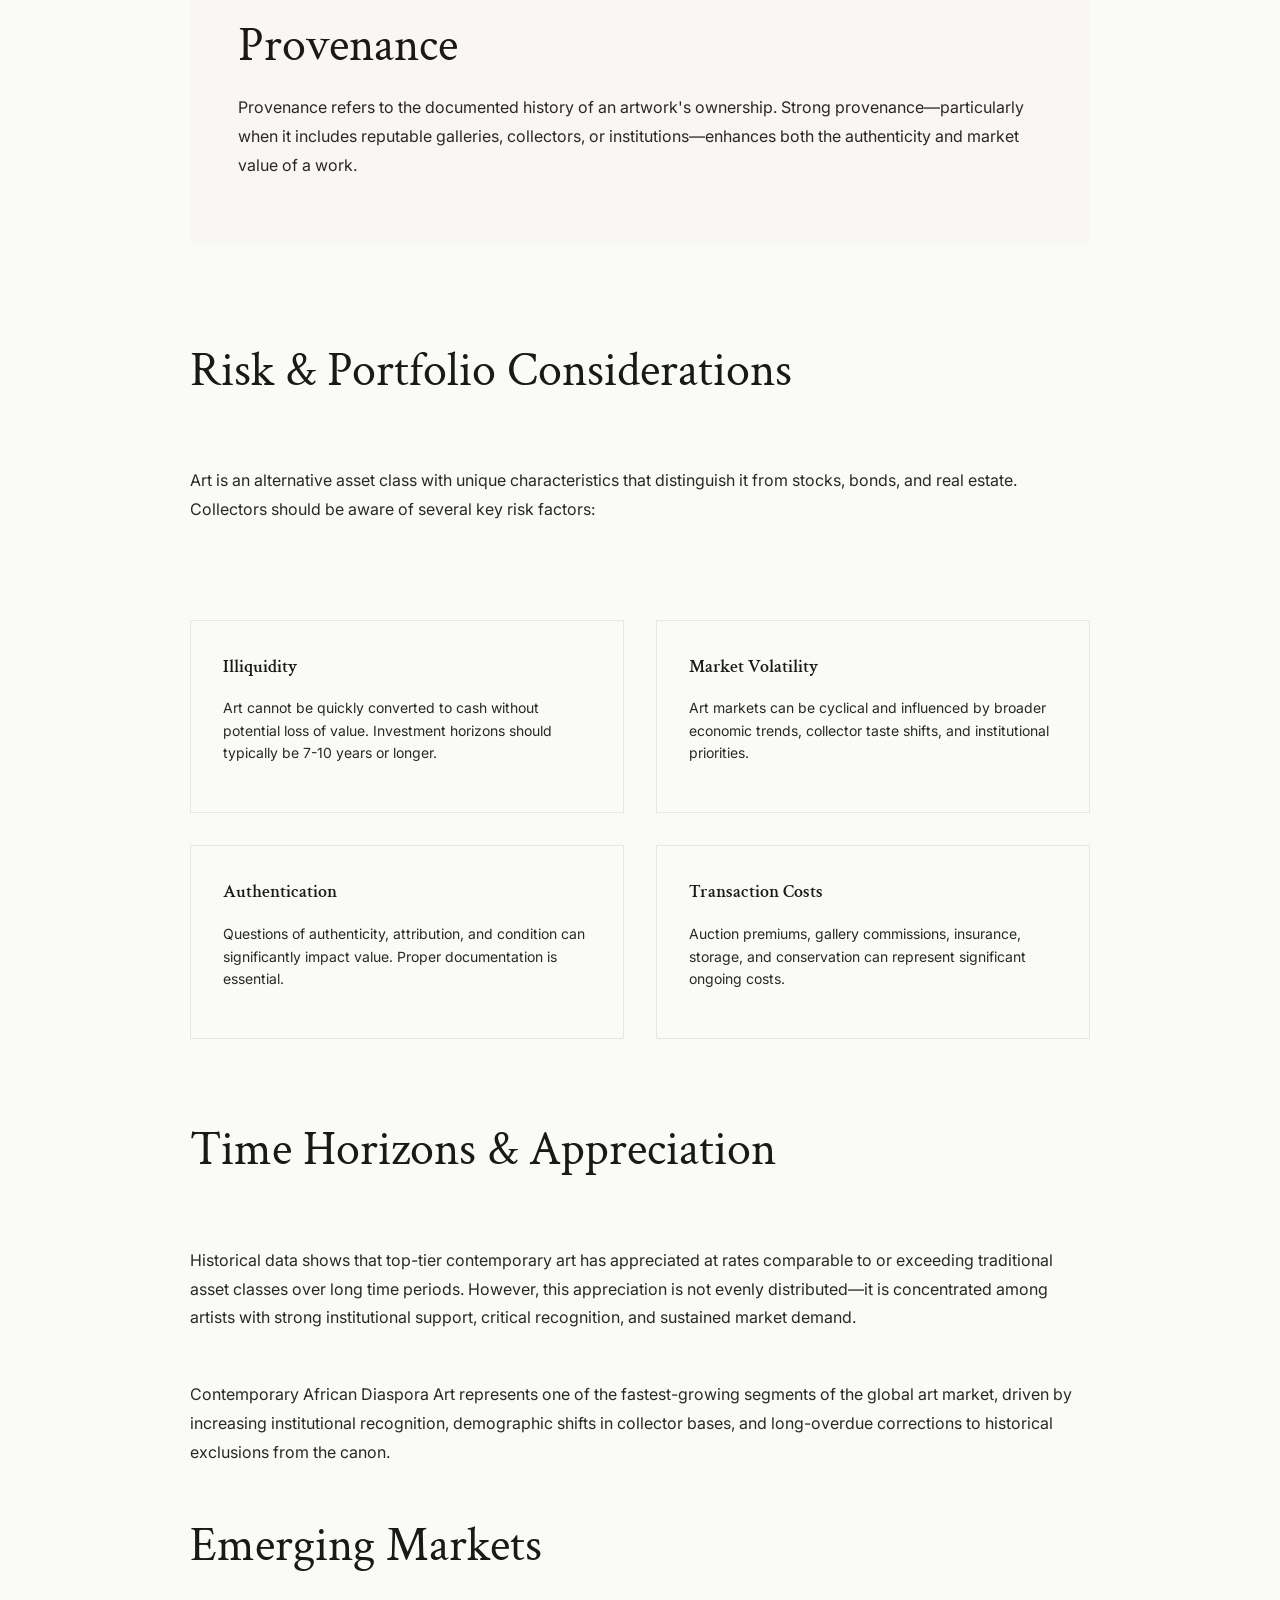
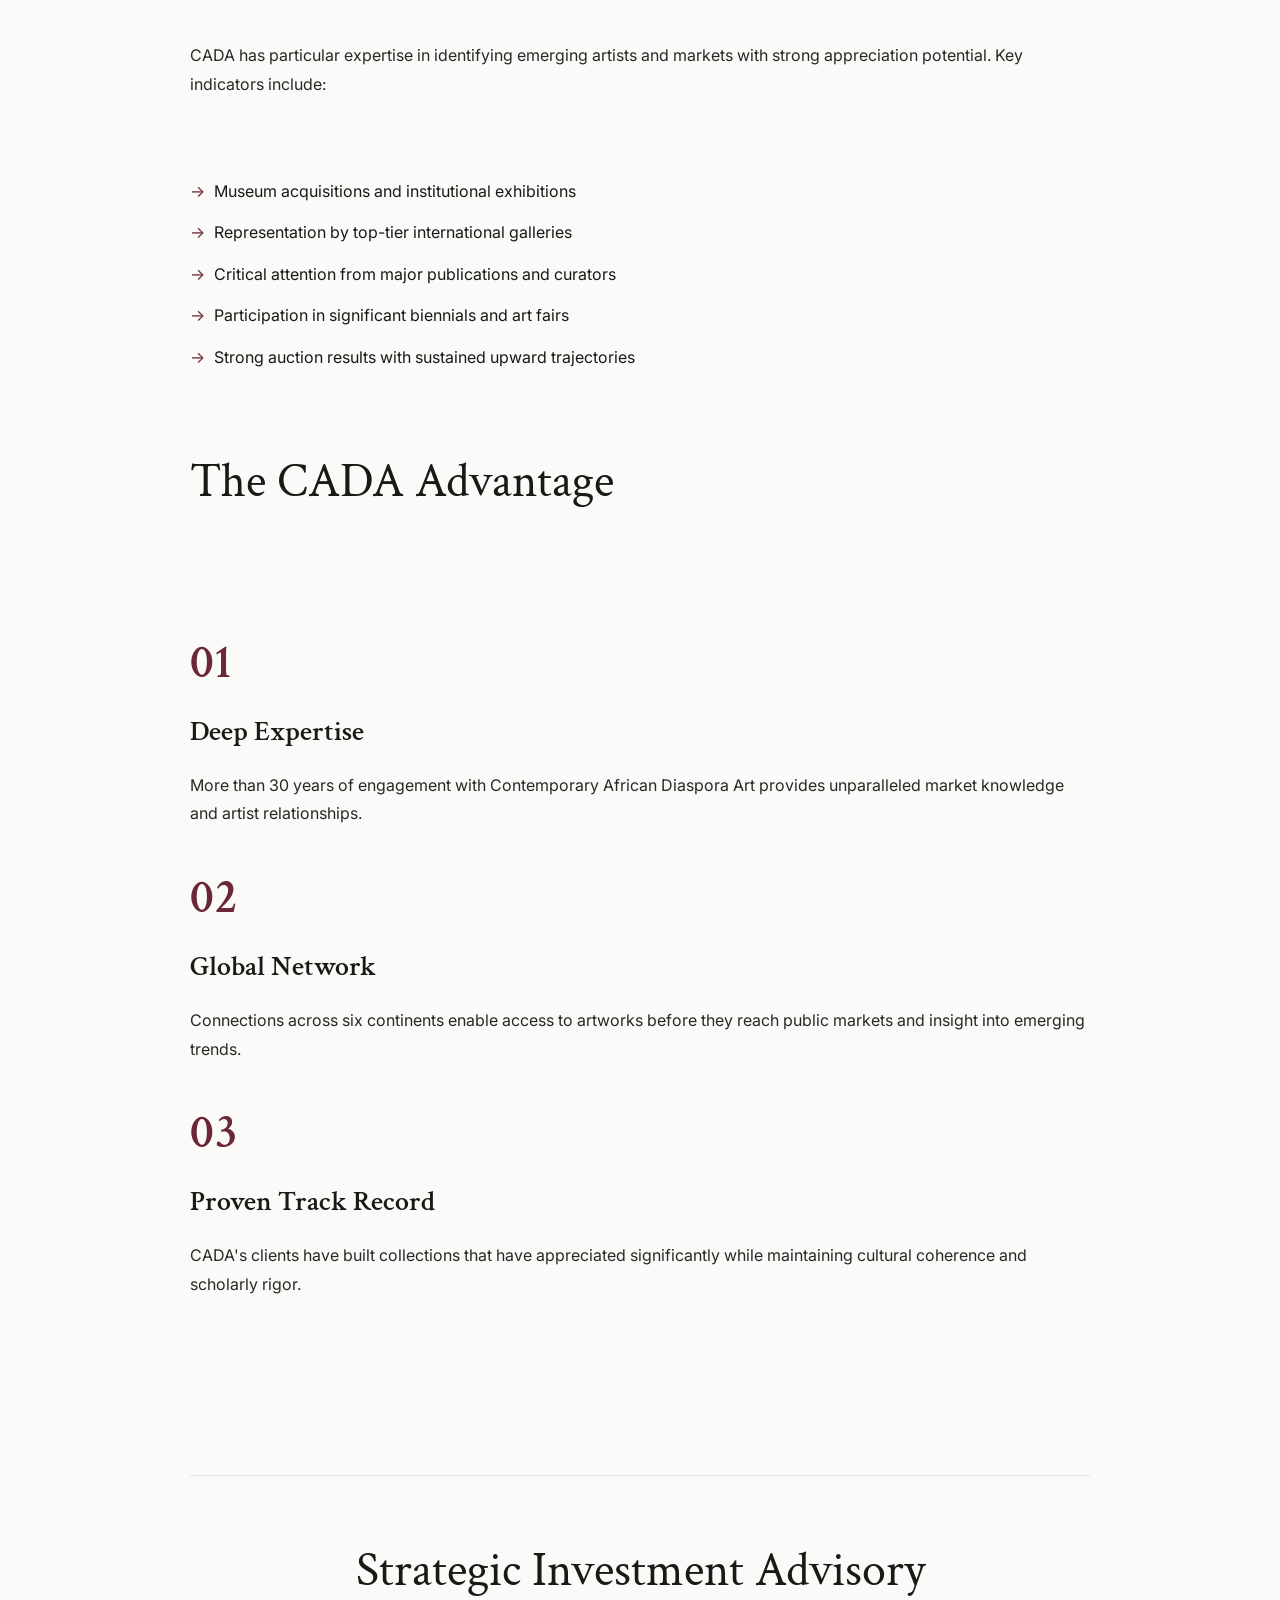
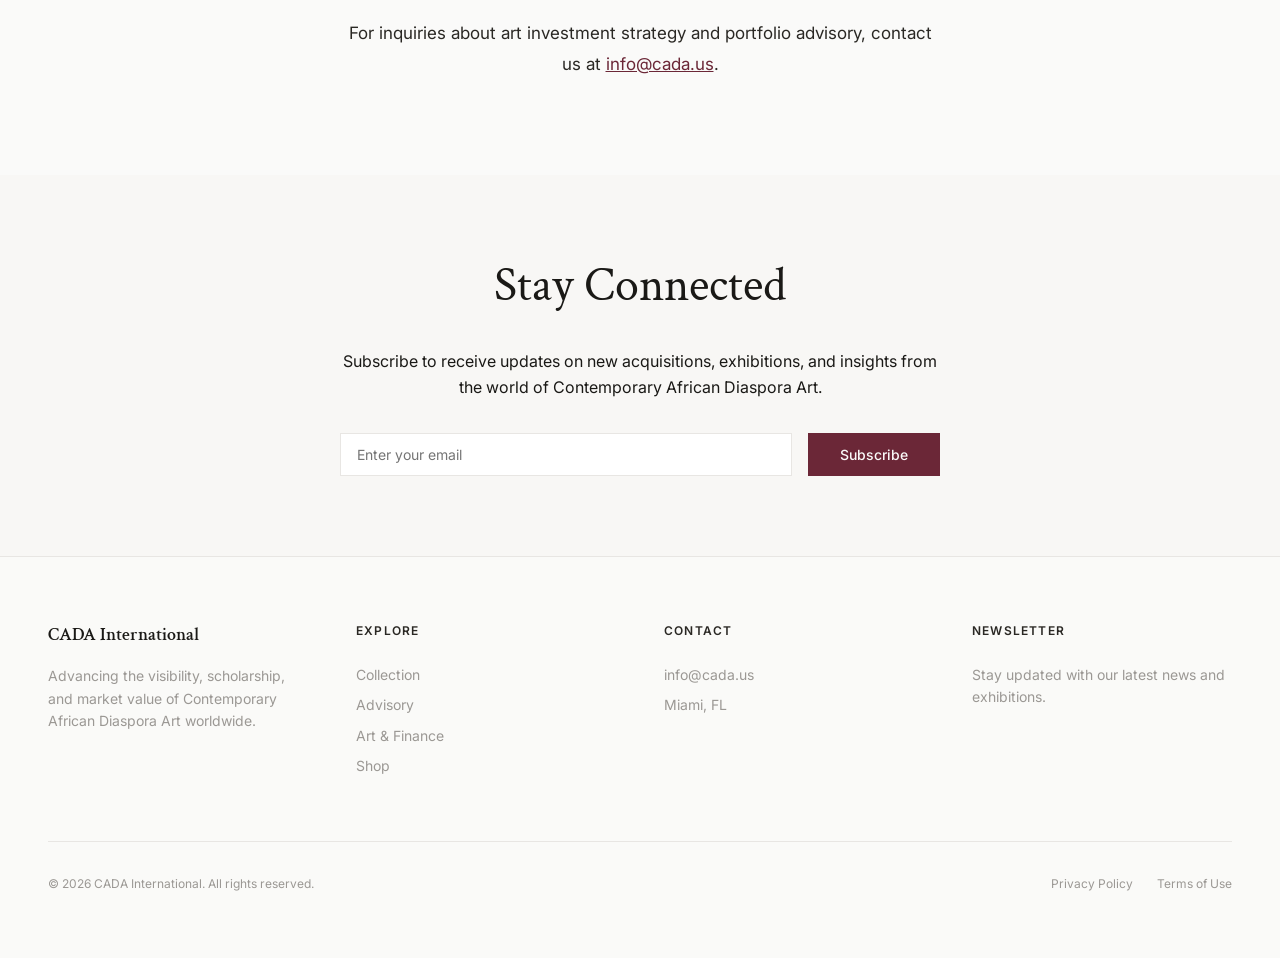
<file: art-investment.html>
<!DOCTYPE html>
<html lang="en">
<head>
    <meta charset="UTF-8">
    <meta name="viewport" content="width=device-width, initial-scale=1.0">
    <title>Art as Investment | CADA International</title>
    <link rel="preconnect" href="https://fonts.googleapis.com">
    <link rel="preconnect" href="https://fonts.gstatic.com" crossorigin>
    <link href="https://fonts.googleapis.com/css2?family=Crimson+Text:ital,wght@0,400;0,600;1,400&family=Inter:wght@400;500;600&display=swap" rel="stylesheet">
    <link rel="stylesheet" href="styles.css">
</head>
<body>
    <header>
        <div class="header-content">
            <a href="index.html" class="logo">CADA</a>
            <nav>
                <a href="index.html">Home</a>
                <a href="about.html">About</a>
                <a href="collection.html">CADA Collection</a>
                <a href="advisory.html">Art Advisory</a>
                <a href="art-finance.html">Art & Finance</a>
                <a href="creative-industry.html">Creative Industry Development</a>
                <a href="art-investment.html" class="active">Art as Investment</a>
                <a href="shop.html">Shop</a>
                <a href="press.html">Press</a>
            </nav>
        </div>
    </header>

    <div class="container">
        <div class="page-header">
            <p class="eyebrow">Investment Strategy</p>
            <h1>Art as Investment</h1>
            <p style="font-family: 'Crimson Text', serif; font-size: 21px; font-style: italic; line-height: 1.6; color: var(--charcoal); max-width: 800px; margin: 2rem auto 0;">
                Understanding art as both cultural and financial asset—balancing aesthetic value with long-term appreciation potential.
            </p>
        </div>

        <div class="content-area" style="max-width: 900px; margin: 0 auto;">
            <h2>Research & Due Diligence</h2>
            <p>Successful art investment requires rigorous analysis across multiple dimensions. CADA evaluates acquisition opportunities based on three core considerations:</p>

            <div class="service-grid" style="margin: 3rem 0;">
                <div class="service-card">
                    <h3>Artistic Merit</h3>
                    <p>Does the work demonstrate exceptional quality, innovation, and cultural significance? Is the artist contributing to important conversations within contemporary art?</p>
                </div>
                <div class="service-card">
                    <h3>Market Position</h3>
                    <p>What is the artist's institutional recognition? What galleries represent them? Which museums have acquired their work? What is their auction track record?</p>
                </div>
                <div class="service-card">
                    <h3>Artist Trajectory</h3>
                    <p>Is the artist early-career, mid-career, or established? What is their production rate? How has their work evolved? What is the strength of their critical reception?</p>
                </div>
            </div>

            <div style="background-color: var(--warm-white); padding: 3rem; margin: 4rem 0;">
                <h3 style="font-family: 'Inter', sans-serif; font-size: 14px; font-weight: 600; letter-spacing: 0.1em; text-transform: uppercase; color: var(--deep-burgundy); margin-bottom: 1rem;">Key Term</h3>
                <h2 style="margin-bottom: 1rem;">Provenance</h2>
                <p>Provenance refers to the documented history of an artwork's ownership. Strong provenance—particularly when it includes reputable galleries, collectors, or institutions—enhances both the authenticity and market value of a work.</p>
            </div>

            <h2>Risk & Portfolio Considerations</h2>
            <p>Art is an alternative asset class with unique characteristics that distinguish it from stocks, bonds, and real estate. Collectors should be aware of several key risk factors:</p>

            <div style="display: grid; grid-template-columns: repeat(2, 1fr); gap: 2rem; margin: 3rem 0;">
                <div style="border: 1px solid var(--light-gray); padding: 2rem;">
                    <h3 style="font-size: 18px; margin-bottom: 1rem;">Illiquidity</h3>
                    <p style="font-size: 14px; line-height: 1.6;">Art cannot be quickly converted to cash without potential loss of value. Investment horizons should typically be 7-10 years or longer.</p>
                </div>
                <div style="border: 1px solid var(--light-gray); padding: 2rem;">
                    <h3 style="font-size: 18px; margin-bottom: 1rem;">Market Volatility</h3>
                    <p style="font-size: 14px; line-height: 1.6;">Art markets can be cyclical and influenced by broader economic trends, collector taste shifts, and institutional priorities.</p>
                </div>
                <div style="border: 1px solid var(--light-gray); padding: 2rem;">
                    <h3 style="font-size: 18px; margin-bottom: 1rem;">Authentication</h3>
                    <p style="font-size: 14px; line-height: 1.6;">Questions of authenticity, attribution, and condition can significantly impact value. Proper documentation is essential.</p>
                </div>
                <div style="border: 1px solid var(--light-gray); padding: 2rem;">
                    <h3 style="font-size: 18px; margin-bottom: 1rem;">Transaction Costs</h3>
                    <p style="font-size: 14px; line-height: 1.6;">Auction premiums, gallery commissions, insurance, storage, and conservation can represent significant ongoing costs.</p>
                </div>
            </div>

            <h2>Time Horizons & Appreciation</h2>
            <p>Historical data shows that top-tier contemporary art has appreciated at rates comparable to or exceeding traditional asset classes over long time periods. However, this appreciation is not evenly distributed—it is concentrated among artists with strong institutional support, critical recognition, and sustained market demand.</p>

            <p>Contemporary African Diaspora Art represents one of the fastest-growing segments of the global art market, driven by increasing institutional recognition, demographic shifts in collector bases, and long-overdue corrections to historical exclusions from the canon.</p>

            <h2>Emerging Markets</h2>
            <p>CADA has particular expertise in identifying emerging artists and markets with strong appreciation potential. Key indicators include:</p>

            <ul style="list-style: none; padding: 0; margin: 2rem 0;">
                <li style="padding-left: 1.5rem; position: relative; margin-bottom: 1rem;"><span style="position: absolute; left: 0; color: var(--deep-burgundy);">→</span> Museum acquisitions and institutional exhibitions</li>
                <li style="padding-left: 1.5rem; position: relative; margin-bottom: 1rem;"><span style="position: absolute; left: 0; color: var(--deep-burgundy);">→</span> Representation by top-tier international galleries</li>
                <li style="padding-left: 1.5rem; position: relative; margin-bottom: 1rem;"><span style="position: absolute; left: 0; color: var(--deep-burgundy);">→</span> Critical attention from major publications and curators</li>
                <li style="padding-left: 1.5rem; position: relative; margin-bottom: 1rem;"><span style="position: absolute; left: 0; color: var(--deep-burgundy);">→</span> Participation in significant biennials and art fairs</li>
                <li style="padding-left: 1.5rem; position: relative; margin-bottom: 1rem;"><span style="position: absolute; left: 0; color: var(--deep-burgundy);">→</span> Strong auction results with sustained upward trajectories</li>
            </ul>

            <h2>The CADA Advantage</h2>
            <div style="margin: 3rem 0;">
                <div style="margin-bottom: 2rem;">
                    <div style="font-family: 'Crimson Text', serif; font-size: 48px; font-weight: 600; color: var(--deep-burgundy); margin-bottom: 0.5rem;">01</div>
                    <h3>Deep Expertise</h3>
                    <p>More than 30 years of engagement with Contemporary African Diaspora Art provides unparalleled market knowledge and artist relationships.</p>
                </div>
                <div style="margin-bottom: 2rem;">
                    <div style="font-family: 'Crimson Text', serif; font-size: 48px; font-weight: 600; color: var(--deep-burgundy); margin-bottom: 0.5rem;">02</div>
                    <h3>Global Network</h3>
                    <p>Connections across six continents enable access to artworks before they reach public markets and insight into emerging trends.</p>
                </div>
                <div style="margin-bottom: 2rem;">
                    <div style="font-family: 'Crimson Text', serif; font-size: 48px; font-weight: 600; color: var(--deep-burgundy); margin-bottom: 0.5rem;">03</div>
                    <h3>Proven Track Record</h3>
                    <p>CADA's clients have built collections that have appreciated significantly while maintaining cultural coherence and scholarly rigor.</p>
                </div>
            </div>

            <div style="text-align: center; padding: 4rem 0; border-top: 1px solid var(--light-gray); margin-top: 4rem;">
                <h2 style="margin-bottom: 1rem;">Strategic Investment Advisory</h2>
                <p style="font-family: 'Inter', sans-serif; font-size: 17px; line-height: 1.8; color: var(--charcoal); margin-bottom: 2rem; max-width: 600px; margin-left: auto; margin-right: auto;">
                    For inquiries about art investment strategy and portfolio advisory, contact us at <a href="mailto:info@cada.us" style="color: var(--deep-burgundy); text-decoration: underline;">info@cada.us</a>.
                </p>
            </div>
        </div>
    </div>

    <section class="email-capture">
        <div class="container">
            <div class="email-content">
                <h2>Stay Connected</h2>
                <p>Subscribe to receive updates on new acquisitions, exhibitions, and insights from the world of Contemporary African Diaspora Art.</p>
                <form class="email-form" onsubmit="event.preventDefault(); alert('Thank you for subscribing!');">
                    <input type="email" placeholder="Enter your email" required>
                    <button type="submit">Subscribe</button>
                </form>
            </div>
        </div>
    </section>

    <footer>
        <div class="container">
            <div class="footer-grid">
                <div>
                    <h4>CADA International</h4>
                    <p>Advancing the visibility, scholarship, and market value of Contemporary African Diaspora Art worldwide.</p>
                </div>
                <div class="footer-links">
                    <h4>Explore</h4>
                    <a href="collection.html">Collection</a>
                    <a href="advisory.html">Advisory</a>
                    <a href="art-finance.html">Art & Finance</a>
                    <a href="shop.html">Shop</a>
                </div>
                <div class="footer-links">
                    <h4>Contact</h4>
                    <p>info@cada.us</p>
                    <p>Miami, FL</p>
                </div>
                <div class="footer-links">
                    <h4>Newsletter</h4>
                    <p>Stay updated with our latest news and exhibitions.</p>
                </div>
            </div>
            <div class="footer-bottom">
                <p>© 2026 CADA International. All rights reserved.</p>
                <div class="footer-bottom-links">
                    <a href="#">Privacy Policy</a>
                    <a href="#">Terms of Use</a>
                </div>
            </div>
        </div>
    </footer>
</body>
</html>
</file>
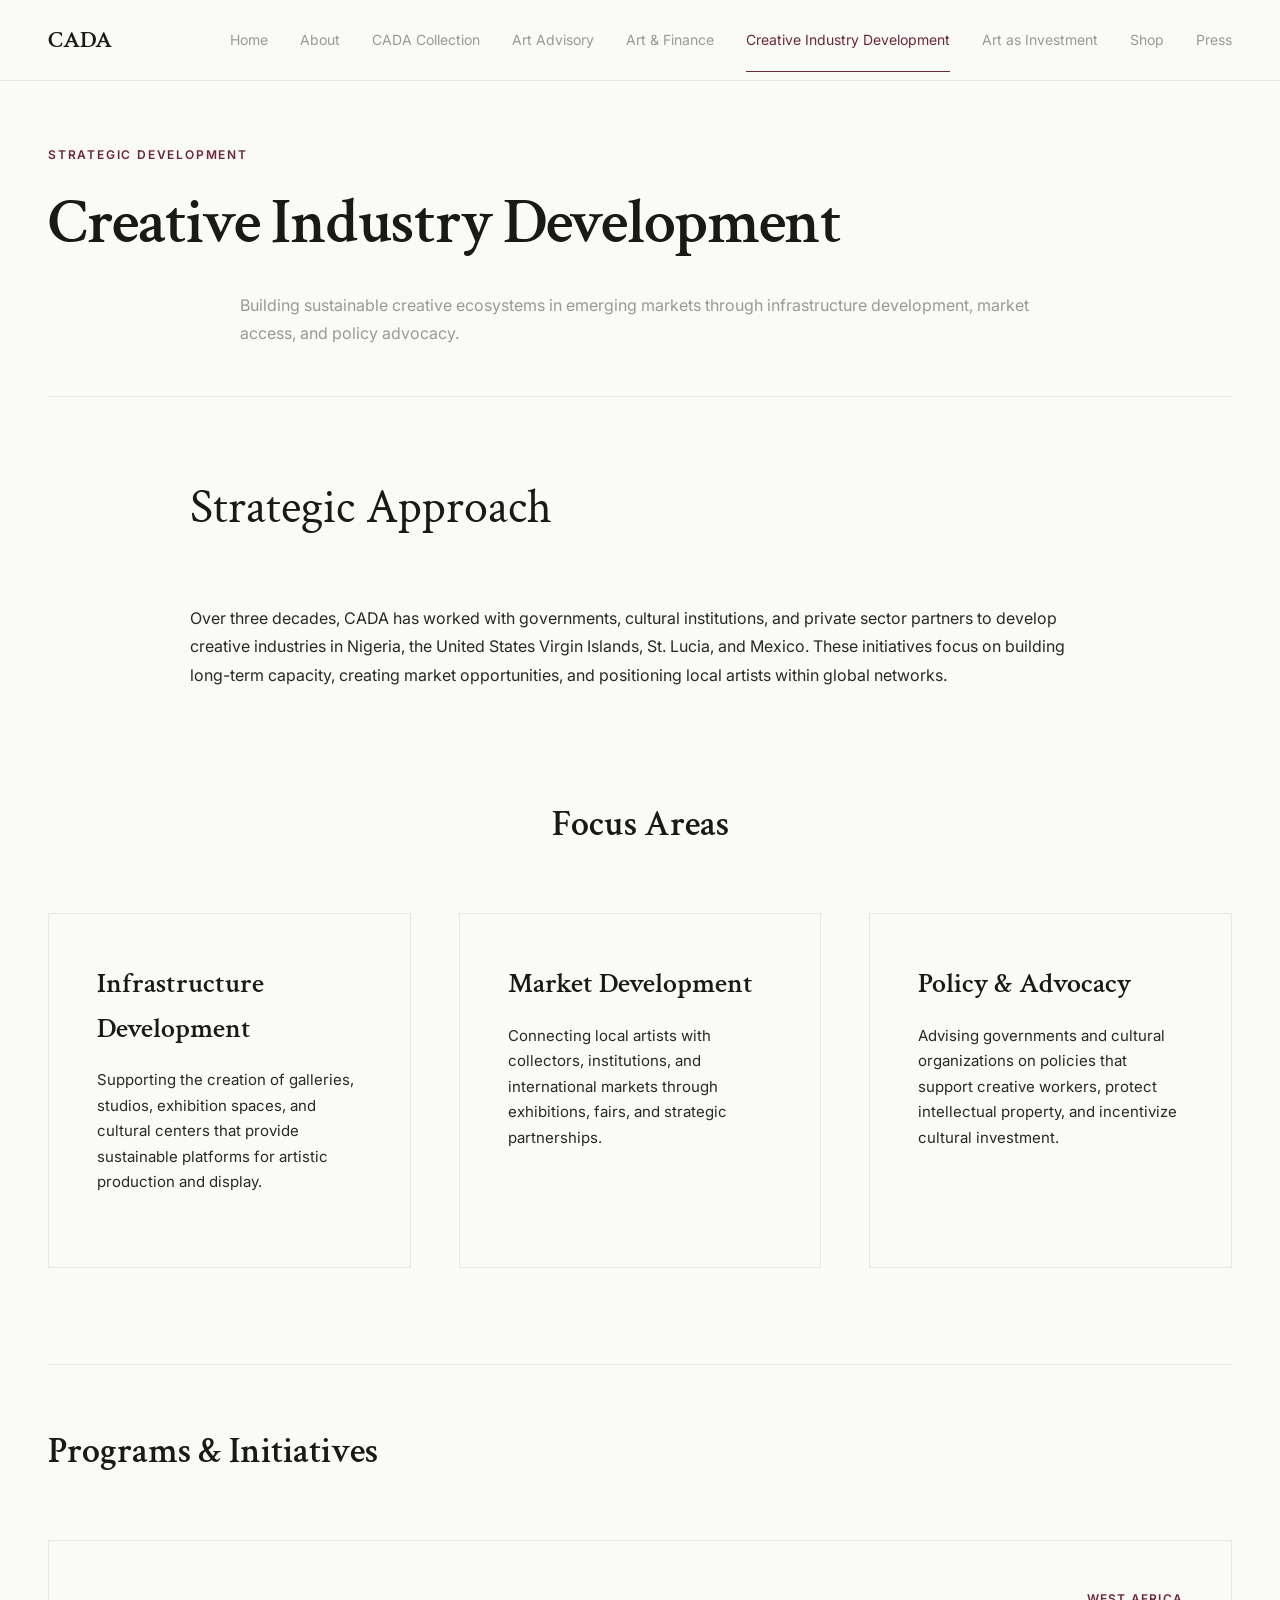
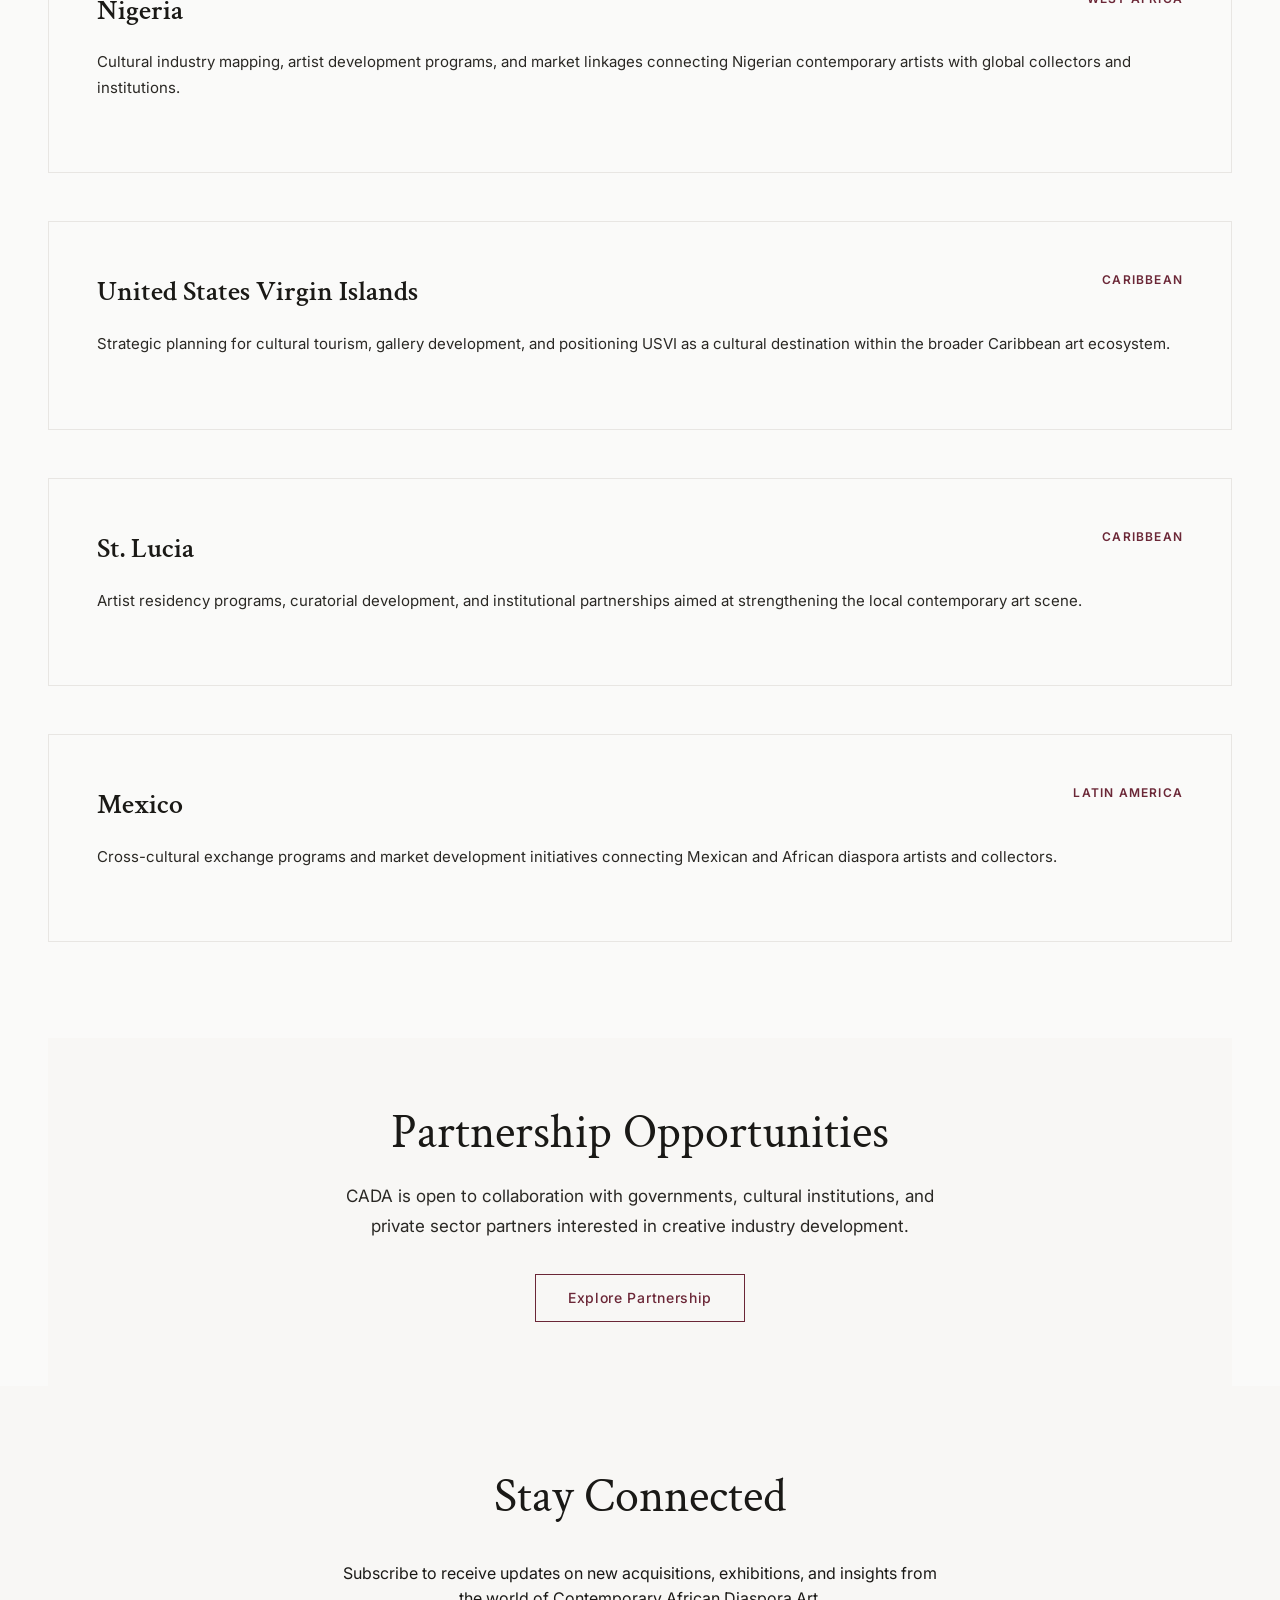
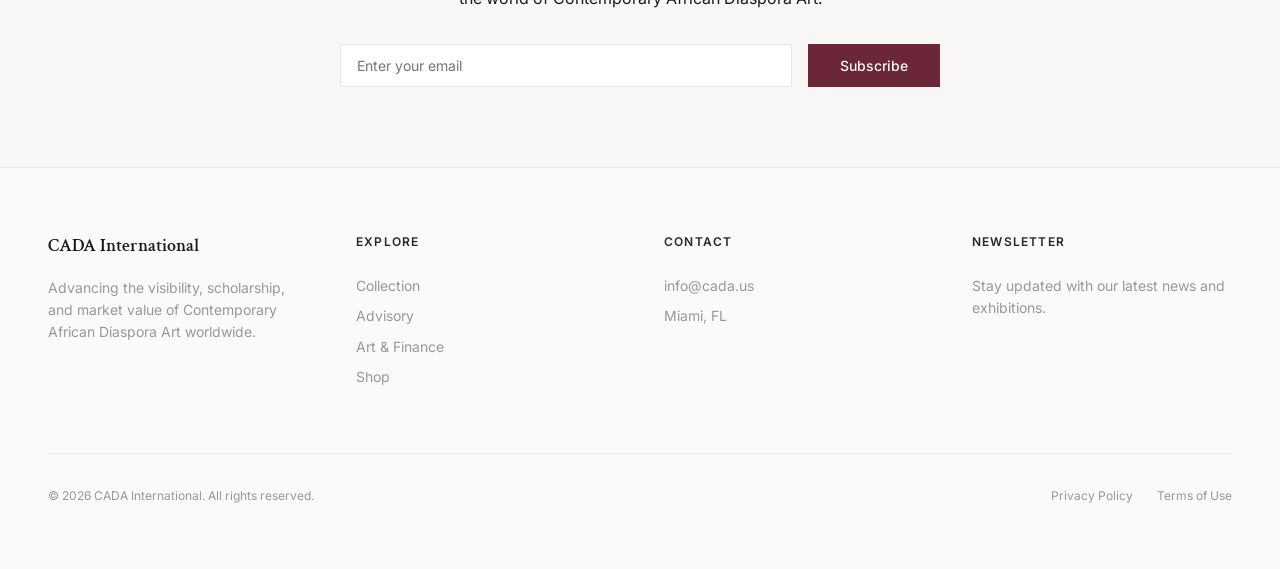
<file: creative-industry.html>
<!DOCTYPE html>
<html lang="en">
<head>
    <meta charset="UTF-8">
    <meta name="viewport" content="width=device-width, initial-scale=1.0">
    <title>Creative Industry Development | CADA International</title>
    <link rel="preconnect" href="https://fonts.googleapis.com">
    <link rel="preconnect" href="https://fonts.gstatic.com" crossorigin>
    <link href="https://fonts.googleapis.com/css2?family=Crimson+Text:ital,wght@0,400;0,600;1,400&family=Inter:wght@400;500;600&display=swap" rel="stylesheet">
    <link rel="stylesheet" href="styles.css">
</head>
<body>
    <header>
        <div class="header-content">
            <a href="index.html" class="logo">CADA</a>
            <nav>
                <a href="index.html">Home</a>
                <a href="about.html">About</a>
                <a href="collection.html">CADA Collection</a>
                <a href="advisory.html">Art Advisory</a>
                <a href="art-finance.html">Art & Finance</a>
                <a href="creative-industry.html" class="active">Creative Industry Development</a>
                <a href="art-investment.html">Art as Investment</a>
                <a href="shop.html">Shop</a>
                <a href="press.html">Press</a>
            </nav>
        </div>
    </header>

    <div class="container">
        <div class="page-header">
            <p class="eyebrow">Strategic Development</p>
            <h1>Creative Industry Development</h1>
            <p class="description" style="max-width: 800px; margin: 2rem auto 0;">Building sustainable creative ecosystems in emerging markets through infrastructure development, market access, and policy advocacy.</p>
        </div>

        <div class="content-area" style="max-width: 900px; margin: 0 auto 6rem;">
            <h2>Strategic Approach</h2>
            <p>Over three decades, CADA has worked with governments, cultural institutions, and private sector partners to develop creative industries in Nigeria, the United States Virgin Islands, St. Lucia, and Mexico. These initiatives focus on building long-term capacity, creating market opportunities, and positioning local artists within global networks.</p>
        </div>

        <div style="margin-bottom: 6rem;">
            <h2 style="font-family: 'Crimson Text', serif; font-size: 36px; font-weight: 600; color: var(--near-black); text-align: center; margin-bottom: 4rem;">Focus Areas</h2>
            <div class="cards-grid">
                <div class="service-card">
                    <h3>Infrastructure Development</h3>
                    <p>Supporting the creation of galleries, studios, exhibition spaces, and cultural centers that provide sustainable platforms for artistic production and display.</p>
                </div>
                <div class="service-card">
                    <h3>Market Development</h3>
                    <p>Connecting local artists with collectors, institutions, and international markets through exhibitions, fairs, and strategic partnerships.</p>
                </div>
                <div class="service-card">
                    <h3>Policy & Advocacy</h3>
                    <p>Advising governments and cultural organizations on policies that support creative workers, protect intellectual property, and incentivize cultural investment.</p>
                </div>
            </div>
        </div>

        <div style="border-top: 1px solid var(--light-gray); padding-top: 4rem; margin-bottom: 6rem;">
            <h2 style="font-family: 'Crimson Text', serif; font-size: 36px; font-weight: 600; color: var(--near-black); margin-bottom: 4rem;">Programs & Initiatives</h2>
            
            <div class="service-card" style="margin-bottom: 3rem;">
                <div style="display: flex; justify-content: space-between; align-items: start; margin-bottom: 1rem;">
                    <h3 style="margin: 0;">Nigeria</h3>
                    <span style="font-family: 'Inter', sans-serif; font-size: 12px; font-weight: 600; letter-spacing: 0.1em; text-transform: uppercase; color: var(--deep-burgundy);">West Africa</span>
                </div>
                <p>Cultural industry mapping, artist development programs, and market linkages connecting Nigerian contemporary artists with global collectors and institutions.</p>
            </div>

            <div class="service-card" style="margin-bottom: 3rem;">
                <div style="display: flex; justify-content: space-between; align-items: start; margin-bottom: 1rem;">
                    <h3 style="margin: 0;">United States Virgin Islands</h3>
                    <span style="font-family: 'Inter', sans-serif; font-size: 12px; font-weight: 600; letter-spacing: 0.1em; text-transform: uppercase; color: var(--deep-burgundy);">Caribbean</span>
                </div>
                <p>Strategic planning for cultural tourism, gallery development, and positioning USVI as a cultural destination within the broader Caribbean art ecosystem.</p>
            </div>

            <div class="service-card" style="margin-bottom: 3rem;">
                <div style="display: flex; justify-content: space-between; align-items: start; margin-bottom: 1rem;">
                    <h3 style="margin: 0;">St. Lucia</h3>
                    <span style="font-family: 'Inter', sans-serif; font-size: 12px; font-weight: 600; letter-spacing: 0.1em; text-transform: uppercase; color: var(--deep-burgundy);">Caribbean</span>
                </div>
                <p>Artist residency programs, curatorial development, and institutional partnerships aimed at strengthening the local contemporary art scene.</p>
            </div>

            <div class="service-card" style="margin-bottom: 3rem;">
                <div style="display: flex; justify-content: space-between; align-items: start; margin-bottom: 1rem;">
                    <h3 style="margin: 0;">Mexico</h3>
                    <span style="font-family: 'Inter', sans-serif; font-size: 12px; font-weight: 600; letter-spacing: 0.1em; text-transform: uppercase; color: var(--deep-burgundy);">Latin America</span>
                </div>
                <p>Cross-cultural exchange programs and market development initiatives connecting Mexican and African diaspora artists and collectors.</p>
            </div>
        </div>

        <div style="text-align: center; padding: 4rem 0; background-color: var(--warm-white);">
            <h2 style="margin-bottom: 1rem;">Partnership Opportunities</h2>
            <p style="font-family: 'Inter', sans-serif; font-size: 17px; line-height: 1.8; color: var(--charcoal); margin-bottom: 2rem; max-width: 600px; margin-left: auto; margin-right: auto;">
                CADA is open to collaboration with governments, cultural institutions, and private sector partners interested in creative industry development.
            </p>
            <a href="mailto:info@cada.us" class="btn-primary">Explore Partnership</a>
        </div>
    </div>

    <section class="email-capture">
        <div class="container">
            <div class="email-content">
                <h2>Stay Connected</h2>
                <p>Subscribe to receive updates on new acquisitions, exhibitions, and insights from the world of Contemporary African Diaspora Art.</p>
                <form class="email-form" onsubmit="event.preventDefault(); alert('Thank you for subscribing!');">
                    <input type="email" placeholder="Enter your email" required>
                    <button type="submit">Subscribe</button>
                </form>
            </div>
        </div>
    </section>

    <footer>
        <div class="container">
            <div class="footer-grid">
                <div>
                    <h4>CADA International</h4>
                    <p>Advancing the visibility, scholarship, and market value of Contemporary African Diaspora Art worldwide.</p>
                </div>
                <div class="footer-links">
                    <h4>Explore</h4>
                    <a href="collection.html">Collection</a>
                    <a href="advisory.html">Advisory</a>
                    <a href="art-finance.html">Art & Finance</a>
                    <a href="shop.html">Shop</a>
                </div>
                <div class="footer-links">
                    <h4>Contact</h4>
                    <p>info@cada.us</p>
                    <p>Miami, FL</p>
                </div>
                <div class="footer-links">
                    <h4>Newsletter</h4>
                    <p>Stay updated with our latest news and exhibitions.</p>
                </div>
            </div>
            <div class="footer-bottom">
                <p>© 2026 CADA International. All rights reserved.</p>
                <div class="footer-bottom-links">
                    <a href="#">Privacy Policy</a>
                    <a href="#">Terms of Use</a>
                </div>
            </div>
        </div>
    </footer>
</body>
</html>
</file>
<file: styles.css>
* {
    margin: 0;
    padding: 0;
    box-sizing: border-box;
}

:root {
    --neutral-white: #FAFAF9;
    --warm-white: #F8F7F5;
    --light-gray: #E8E6E3;
    --medium-gray: #9B9894;
    --charcoal: #2A2824;
    --near-black: #1A1916;
    --deep-burgundy: #6B2737;
    --burgundy-muted: #8B4654;
}

body {
    font-family: 'Inter', sans-serif;
    background-color: var(--neutral-white);
    color: var(--near-black);
    line-height: 1.6;
}

.container {
    max-width: 1600px;
    margin: 0 auto;
    padding: 0 3rem;
}

/* Header */
header {
    position: sticky;
    top: 0;
    z-index: 50;
    background-color: rgba(250, 250, 249, 0.95);
    backdrop-filter: blur(10px);
    border-bottom: 1px solid var(--light-gray);
}

.header-content {
    max-width: 1600px;
    margin: 0 auto;
    padding: 0 3rem;
    display: flex;
    justify-content: space-between;
    align-items: center;
    height: 80px;
}

.logo {
    font-family: 'Crimson Text', serif;
    font-size: 24px;
    font-weight: 600;
    letter-spacing: -0.01em;
    color: var(--near-black);
    text-decoration: none;
    transition: color 0.3s;
}

.logo:hover {
    color: var(--deep-burgundy);
}

nav {
    display: flex;
    gap: 2rem;
}

nav a {
    font-family: 'Inter', sans-serif;
    font-size: 14px;
    color: var(--medium-gray);
    text-decoration: none;
    transition: color 0.3s;
    position: relative;
}

nav a:hover,
nav a.active {
    color: var(--deep-burgundy);
}

nav a.active::after {
    content: '';
    position: absolute;
    bottom: -21px;
    left: 0;
    right: 0;
    height: 1px;
    background-color: var(--deep-burgundy);
}

/* Hero Section */
.hero {
    padding: 6rem 0;
}

.hero-grid {
    display: grid;
    grid-template-columns: 1fr 1fr;
    gap: 4rem;
    align-items: center;
}

.hero-text {
    max-width: 540px;
}

.eyebrow {
    font-family: 'Inter', sans-serif;
    font-size: 12px;
    font-weight: 600;
    letter-spacing: 0.15em;
    text-transform: uppercase;
    color: var(--deep-burgundy);
    margin-bottom: 1.5rem;
}

h1 {
    font-family: 'Crimson Text', serif;
    font-size: clamp(48px, 6vw, 72px);
    font-weight: 600;
    line-height: 1.1;
    color: var(--near-black);
    letter-spacing: -0.02em;
    margin-bottom: 1.5rem;
}

.subtitle {
    font-family: 'Crimson Text', serif;
    font-size: 24px;
    font-style: italic;
    line-height: 1.4;
    color: var(--charcoal);
    margin-bottom: 2rem;
}

.divider {
    width: 64px;
    height: 1px;
    background-color: var(--deep-burgundy);
    margin-bottom: 2rem;
}

.description {
    font-family: 'Inter', sans-serif;
    font-size: 16px;
    line-height: 1.8;
    color: var(--medium-gray);
    margin-bottom: 3rem;
}

.btn-primary {
    display: inline-block;
    padding: 12px 32px;
    border: 1px solid var(--deep-burgundy);
    color: var(--deep-burgundy);
    font-family: 'Inter', sans-serif;
    font-size: 14px;
    font-weight: 500;
    letter-spacing: 0.05em;
    text-decoration: none;
    transition: all 0.3s;
}

.btn-primary:hover {
    background-color: var(--deep-burgundy);
    color: var(--neutral-white);
}

.hero-image {
    position: relative;
    height: 700px;
    background-color: var(--warm-white);
}

.hero-image img {
    width: 100%;
    height: 100%;
    object-fit: cover;
}

/* Positioning Statement */
.positioning {
    border-top: 1px solid var(--light-gray);
    border-bottom: 1px solid var(--light-gray);
    background-color: rgba(248, 247, 245, 0.2);
    padding: 5rem 0;
}

.positioning-content {
    max-width: 1024px;
    margin: 0 auto;
    text-align: center;
}

h2 {
    font-family: 'Crimson Text', serif;
    font-size: clamp(32px, 4vw, 48px);
    font-weight: 400;
    line-height: 1.3;
    color: var(--near-black);
    margin-bottom: 2rem;
}

.positioning p {
    font-family: 'Inter', sans-serif;
    font-size: 18px;
    line-height: 1.7;
    color: var(--medium-gray);
}

/* Navigation Cards */
.cards-section {
    padding: 6rem 0;
}

.section-title {
    text-align: center;
    margin-bottom: 4rem;
}

.cards-grid {
    display: grid;
    grid-template-columns: repeat(3, 1fr);
    gap: 3rem;
}

.card {
    text-decoration: none;
    display: block;
}

.card-image {
    aspect-ratio: 4/3;
    background-color: var(--warm-white);
    margin-bottom: 1.5rem;
    overflow: hidden;
}

.card-image img {
    width: 100%;
    height: 100%;
    object-fit: cover;
    transition: transform 0.7s;
}

.card:hover .card-image img {
    transform: scale(1.05);
}

.card h3 {
    font-family: 'Crimson Text', serif;
    font-size: 24px;
    font-weight: 600;
    color: var(--near-black);
    margin-bottom: 0.5rem;
    transition: color 0.3s;
}

.card:hover h3 {
    color: var(--deep-burgundy);
}

.card p {
    font-family: 'Inter', sans-serif;
    font-size: 15px;
    line-height: 1.6;
    color: var(--medium-gray);
}

/* Email Capture */
.email-capture {
    background-color: var(--warm-white);
    padding: 5rem 0;
}

.email-content {
    max-width: 600px;
    margin: 0 auto;
    text-align: center;
}

.email-form {
    display: flex;
    gap: 1rem;
    margin-top: 2rem;
}

.email-form input {
    flex: 1;
    padding: 12px 16px;
    border: 1px solid var(--light-gray);
    background-color: #FFFFFF;
    font-family: 'Inter', sans-serif;
    font-size: 14px;
}

.email-form input:focus {
    outline: none;
    border-color: var(--deep-burgundy);
}

.email-form button {
    padding: 12px 32px;
    background-color: var(--deep-burgundy);
    color: var(--neutral-white);
    border: none;
    font-family: 'Inter', sans-serif;
    font-size: 14px;
    font-weight: 500;
    cursor: pointer;
    transition: background-color 0.3s;
}

.email-form button:hover {
    background-color: var(--burgundy-muted);
}

/* Footer */
footer {
    border-top: 1px solid var(--light-gray);
    background-color: rgba(248, 247, 245, 0.3);
    padding: 4rem 0;
}

.footer-grid {
    display: grid;
    grid-template-columns: repeat(4, 1fr);
    gap: 3rem;
    margin-bottom: 4rem;
}

footer h4 {
    font-family: 'Crimson Text', serif;
    font-size: 18px;
    font-weight: 600;
    color: var(--near-black);
    margin-bottom: 1rem;
}

.footer-links h4 {
    font-family: 'Inter', sans-serif;
    font-size: 12px;
    font-weight: 600;
    letter-spacing: 0.1em;
    text-transform: uppercase;
    color: var(--charcoal);
}

footer p,
footer a {
    font-family: 'Inter', sans-serif;
    font-size: 14px;
    color: var(--medium-gray);
    text-decoration: none;
}

footer a:hover {
    color: var(--deep-burgundy);
}

.footer-links {
    display: flex;
    flex-direction: column;
    gap: 0.5rem;
}

.footer-bottom {
    padding-top: 2rem;
    border-top: 1px solid var(--light-gray);
    display: flex;
    justify-content: space-between;
    align-items: center;
}

.footer-bottom-links {
    display: flex;
    gap: 1.5rem;
}

.footer-bottom p,
.footer-bottom a {
    font-family: 'Inter', sans-serif;
    font-size: 12px;
    color: var(--medium-gray);
}

/* Page Header */
.page-header {
    padding: 4rem 0 3rem;
    border-bottom: 1px solid var(--light-gray);
    margin-bottom: 5rem;
}

.page-header h1 {
    font-size: clamp(48px, 6vw, 64px);
}

/* Two Column Layout */
.two-column {
    display: grid;
    grid-template-columns: 400px 1fr;
    gap: 4rem;
    margin-bottom: 6rem;
}

.sidebar {
    display: flex;
    flex-direction: column;
    gap: 2rem;
}

.profile-image {
    aspect-ratio: 3/4;
    background-color: var(--warm-white);
}

.profile-image img {
    width: 100%;
    height: 100%;
    object-fit: cover;
}

.info-box {
    display: flex;
    flex-direction: column;
    gap: 1.5rem;
}

.info-item h3 {
    font-family: 'Inter', sans-serif;
    font-size: 12px;
    font-weight: 600;
    letter-spacing: 0.1em;
    text-transform: uppercase;
    color: var(--charcoal);
    margin-bottom: 0.5rem;
}

.info-item p {
    font-family: 'Inter', sans-serif;
    font-size: 15px;
    line-height: 1.6;
    color: var(--near-black);
}

.stats-grid {
    display: grid;
    grid-template-columns: repeat(3, 1fr);
    gap: 1rem;
    text-align: center;
}

.stat-number {
    font-family: 'Crimson Text', serif;
    font-size: 32px;
    font-weight: 600;
    color: var(--deep-burgundy);
}

.stat-label {
    font-family: 'Inter', sans-serif;
    font-size: 11px;
    color: var(--medium-gray);
}

.content-area {
    display: flex;
    flex-direction: column;
    gap: 2rem;
}

.content-area h3 {
    font-family: 'Crimson Text', serif;
    font-size: 28px;
    font-weight: 600;
    color: var(--near-black);
    margin-bottom: 1rem;
}

.content-area p {
    font-family: 'Inter', sans-serif;
    font-size: 16px;
    line-height: 1.8;
    color: var(--charcoal);
    margin-bottom: 1rem;
}

.timeline {
    display: flex;
    flex-direction: column;
    gap: 1.5rem;
}

.timeline-item {
    display: grid;
    grid-template-columns: 120px 1fr;
    gap: 2rem;
}

.timeline-year {
    font-family: 'Crimson Text', serif;
    font-size: 18px;
    font-weight: 600;
    color: var(--deep-burgundy);
}

.timeline-event {
    font-family: 'Inter', sans-serif;
    font-size: 15px;
    line-height: 1.6;
    color: var(--charcoal);
}

.list-grid {
    display: grid;
    grid-template-columns: repeat(2, 1fr);
    gap: 0.75rem;
}

.list-grid li {
    font-family: 'Inter', sans-serif;
    font-size: 15px;
    line-height: 1.6;
    color: var(--charcoal);
    list-style: none;
    padding-left: 1.5rem;
    position: relative;
}

.list-grid li::before {
    content: '•';
    position: absolute;
    left: 0;
    color: var(--deep-burgundy);
}

blockquote {
    font-family: 'Crimson Text', serif;
    font-size: clamp(28px, 4vw, 36px);
    font-style: italic;
    line-height: 1.5;
    color: var(--deep-burgundy);
    padding: 3rem 0;
    text-align: center;
    border-top: 1px solid var(--light-gray);
    border-bottom: 1px solid var(--light-gray);
    margin: 4rem 0;
}

/* Gallery Grid */
.gallery-grid {
    display: grid;
    grid-template-columns: repeat(3, 1fr);
    gap: 2rem;
}

.artwork-card {
    display: block;
    text-decoration: none;
}

.artwork-image {
    aspect-ratio: 3/4;
    background-color: var(--warm-white);
    margin-bottom: 1rem;
    position: relative;
    overflow: hidden;
}

.artwork-image img {
    width: 100%;
    height: 100%;
    object-fit: cover;
    transition: transform 0.5s;
}

.artwork-card:hover .artwork-image img {
    transform: scale(1.05);
}

.artwork-overlay {
    position: absolute;
    inset: 0;
    background-color: rgba(107, 39, 55, 0.9);
    display: flex;
    flex-direction: column;
    justify-content: center;
    align-items: center;
    padding: 2rem;
    opacity: 0;
    transition: opacity 0.3s;
}

.artwork-card:hover .artwork-overlay {
    opacity: 1;
}

.artwork-overlay h4 {
    font-family: 'Crimson Text', serif;
    font-size: 20px;
    font-weight: 600;
    color: var(--neutral-white);
    margin-bottom: 0.5rem;
}

.artwork-overlay p {
    font-family: 'Inter', sans-serif;
    font-size: 14px;
    color: rgba(250, 250, 249, 0.8);
    text-align: center;
}

.artwork-title {
    font-family: 'Crimson Text', serif;
    font-size: 18px;
    font-weight: 600;
    color: var(--near-black);
    margin-bottom: 0.25rem;
}

.artwork-artist {
    font-family: 'Inter', sans-serif;
    font-size: 14px;
    color: var(--medium-gray);
}

/* Service Cards */
.service-grid {
    display: grid;
    grid-template-columns: repeat(2, 1fr);
    gap: 3rem;
}

.service-card {
    border: 1px solid var(--light-gray);
    padding: 3rem;
    transition: border-color 0.3s;
}

.service-card:hover {
    border-color: var(--deep-burgundy);
}

.service-card h3 {
    font-family: 'Crimson Text', serif;
    font-size: 28px;
    font-weight: 600;
    color: var(--near-black);
    margin-bottom: 1rem;
}

.service-card p {
    font-family: 'Inter', sans-serif;
    font-size: 15px;
    line-height: 1.7;
    color: var(--charcoal);
    margin-bottom: 1.5rem;
}

.service-card ul {
    list-style: none;
    padding: 0;
}

.service-card li {
    font-family: 'Inter', sans-serif;
    font-size: 14px;
    line-height: 1.6;
    color: var(--medium-gray);
    padding-left: 1.5rem;
    position: relative;
    margin-bottom: 0.5rem;
}

.service-card li::before {
    content: '→';
    position: absolute;
    left: 0;
    color: var(--deep-burgundy);
}

@media (max-width: 1024px) {
    .hero-grid,
    .two-column,
    .cards-grid,
    .gallery-grid,
    .service-grid,
    .footer-grid {
        grid-template-columns: 1fr;
    }

    .list-grid {
        grid-template-columns: 1fr;
    }

    nav {
        display: none;
    }

    .container,
    .header-content {
        padding: 0 2rem;
    }

    .hero {
        padding: 4rem 0;
    }

    .hero-image {
        height: 500px;
    }

    .cards-section {
        padding: 4rem 0;
    }
}
</file>
